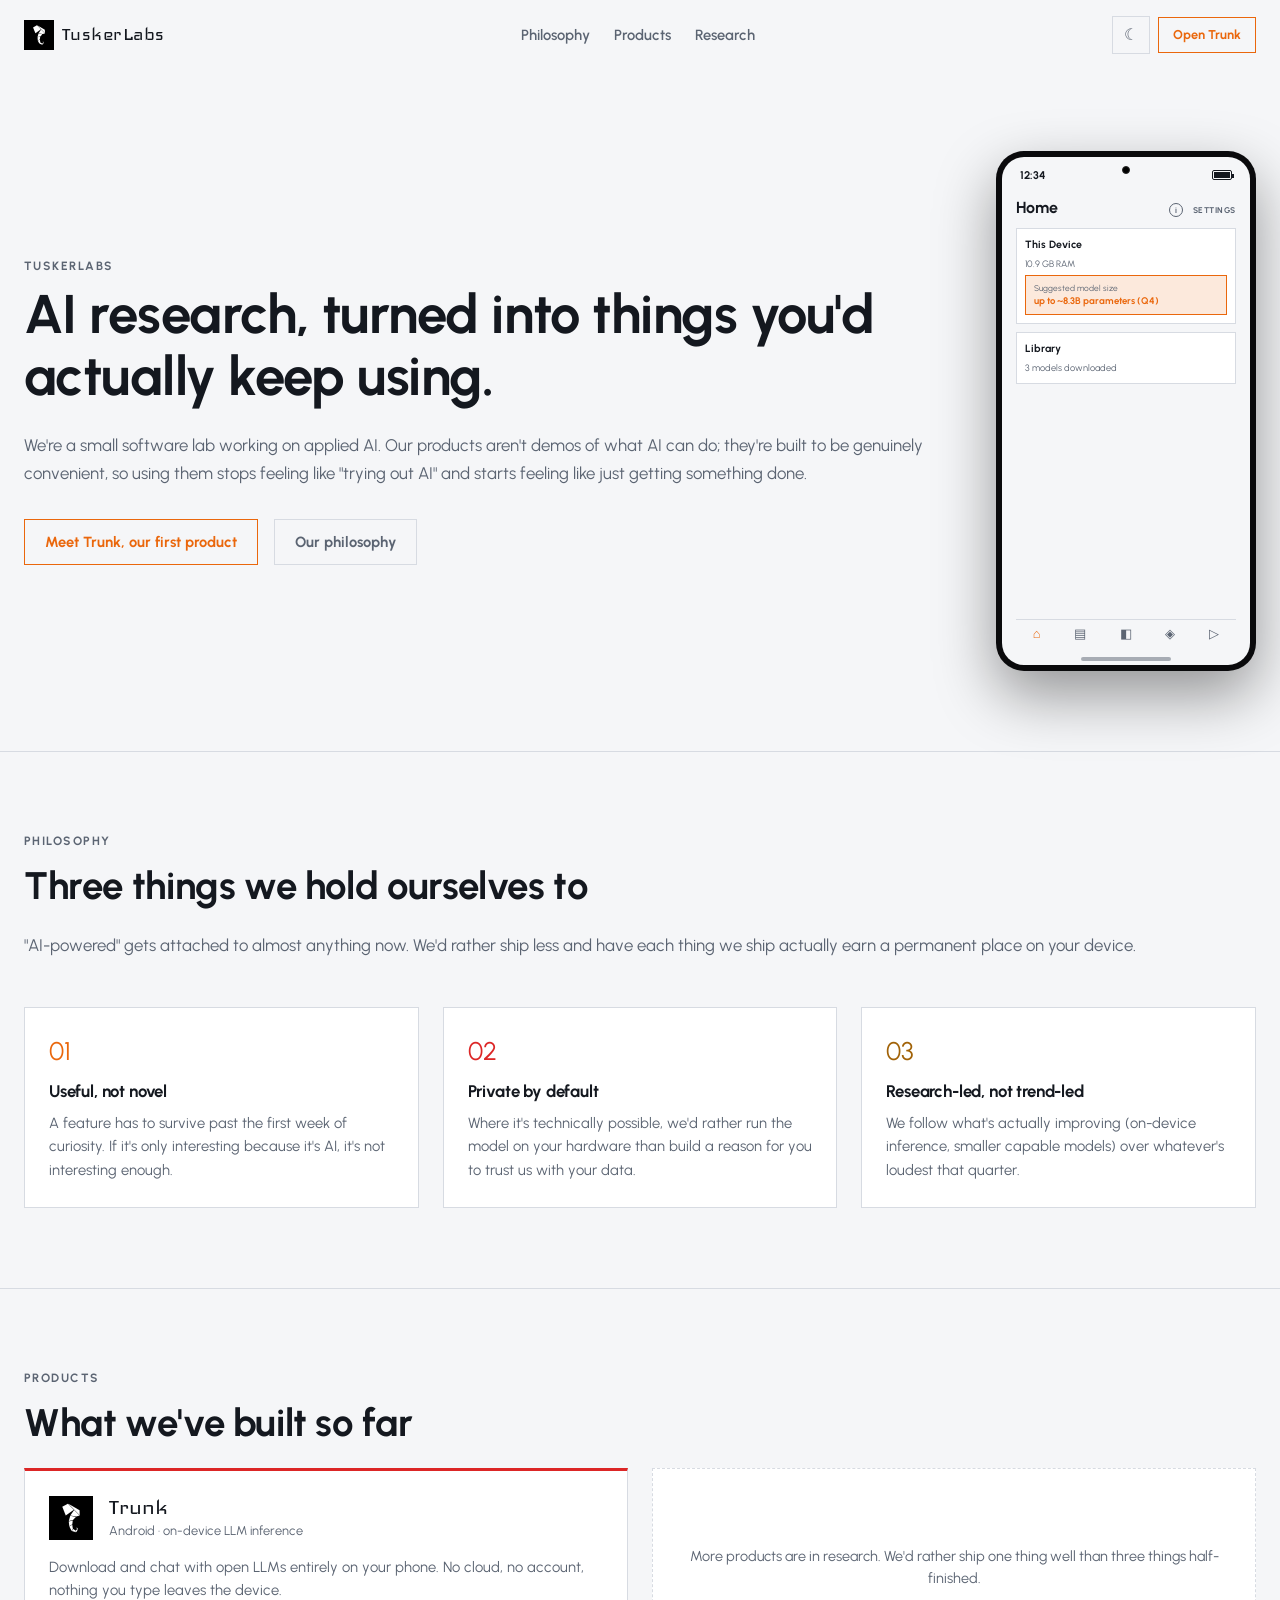
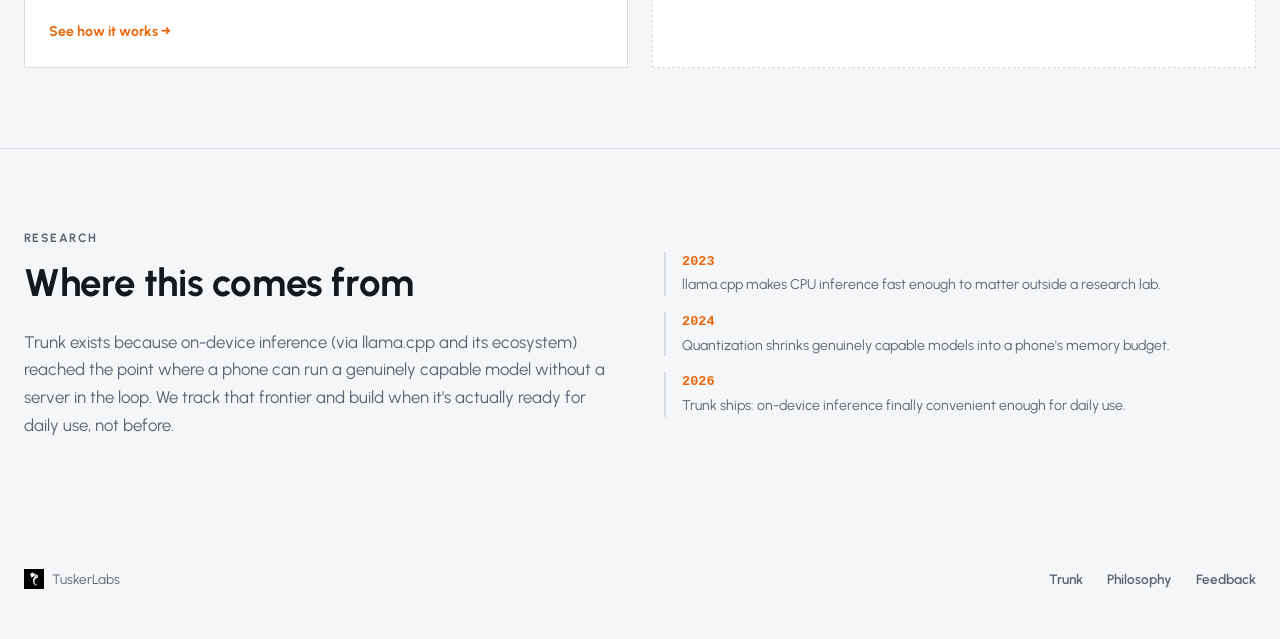
<file: index.html>
<!doctype html>
<html lang="en">
<head>
  <meta charset="utf-8" />
  <meta name="viewport" content="width=device-width, initial-scale=1" />
  <title>TuskerLabs — AI research, turned into things you'd actually keep using</title>
  <meta name="description" content="TuskerLabs builds AI research into products people actually use, on their own terms. Makers of Trunk, an on-device LLM app for Android." />
  <link rel="canonical" href="https://tuskerlabs-website.onrender.com/" />
  <link rel="icon" href="/assets/logo.svg" type="image/svg+xml" />
  <link rel="stylesheet" href="/css/styles.css" />

  <meta property="og:type" content="website" />
  <meta property="og:site_name" content="TuskerLabs" />
  <meta property="og:url" content="https://tuskerlabs-website.onrender.com/" />
  <meta property="og:title" content="TuskerLabs — AI research, turned into things you'd actually keep using" />
  <meta property="og:description" content="A small software lab working on applied AI. Makers of Trunk, an on-device LLM app for Android — no cloud, no account required." />
  <meta property="og:image" content="https://tuskerlabs-website.onrender.com/assets/og-image.png" />

  <meta name="twitter:card" content="summary_large_image" />
  <meta name="twitter:title" content="TuskerLabs — AI research, turned into things you'd actually keep using" />
  <meta name="twitter:description" content="A small software lab working on applied AI. Makers of Trunk, an on-device LLM app for Android — no cloud, no account required." />
  <meta name="twitter:image" content="https://tuskerlabs-website.onrender.com/assets/og-image.png" />

  <script type="application/ld+json">
  {
    "@context": "https://schema.org",
    "@type": "Organization",
    "name": "TuskerLabs",
    "url": "https://tuskerlabs-website.onrender.com/",
    "logo": "https://tuskerlabs-website.onrender.com/assets/logo.svg",
    "sameAs": [
      "https://www.linkedin.com/in/nawinviswajith/"
    ]
  }
  </script>

  <script>
    (function () {
      var saved = null;
      try { saved = localStorage.getItem("tuskerlabs-theme"); } catch (e) {}
      if (saved) document.documentElement.setAttribute("data-theme", saved);
    })();
  </script>
</head>
<body>

  <nav class="nav">
    <div class="nav-inner">
      <a class="brand" href="/index.html">
        <img src="/assets/logo.svg" alt="TuskerLabs" />
        TuskerLabs
      </a>
      <ul class="nav-links">
        <li><a href="#philosophy">Philosophy</a></li>
        <li><a href="#products">Products</a></li>
        <li><a href="#research">Research</a></li>
      </ul>
      <div class="nav-actions">
        <button class="icon-btn" data-theme-toggle aria-label="Toggle theme">☾</button>
        <a class="btn small" href="/trunk/index.html">Open Trunk</a>
      </div>
    </div>
  </nav>

  <header class="section" style="padding-top: var(--space-3xl); border-bottom: 1px solid var(--border);">
    <div class="wrap hero-split">
      <div class="reveal">
        <div class="section-label">TuskerLabs</div>
        <h1 style="font-size: clamp(2rem, 5vw, 3.4rem); line-height: 1.15; margin-bottom: var(--space-lg);">
          AI research, turned into things you'd actually keep using.
        </h1>
        <p class="section-lede" style="max-width: none; margin-bottom: var(--space-xl);">
          We're a small software lab working on applied AI. Our products aren't demos of what AI can do; they're
          built to be genuinely convenient, so using them stops feeling like "trying out AI" and starts feeling like
          just getting something done.
        </p>
        <div style="display: flex; gap: var(--space-md); flex-wrap: wrap;">
          <a class="btn" href="/trunk/index.html">Meet Trunk, our first product</a>
          <a class="btn neutral" href="#philosophy">Our philosophy</a>
        </div>
      </div>
      <div class="reveal phone-shell">
        <div class="phone-bezel">
          <div class="phone-punch-hole"></div>
          <div class="phone-screen">
            <div class="phone-statusbar">
              <span class="phone-time">12:34</span>
              <span class="phone-battery-icon"><span class="phone-battery-fill"></span></span>
            </div>
            <div class="phone-content">
              <div class="phone-header">
                <span class="phone-title">Home</span>
                <div class="phone-header-actions">
                  <span class="phone-info-btn">i</span>
                  <span class="phone-settings">SETTINGS</span>
                </div>
              </div>
              <div class="phone-card">
                <div class="phone-card-title">This Device</div>
                <div class="phone-card-line">10.9 GB RAM</div>
                <div class="phone-accent-box">
                  <div class="phone-accent-label">Suggested model size</div>
                  <div class="phone-accent-value">up to ~8.3B parameters (Q4)</div>
                </div>
              </div>
              <div class="phone-card">
                <div class="phone-card-title">Library</div>
                <div class="phone-card-line">3 models downloaded</div>
              </div>
              <div class="phone-tabbar">
                <span class="phone-tab active">⌂</span>
                <span class="phone-tab">▤</span>
                <span class="phone-tab">◧</span>
                <span class="phone-tab">◈</span>
                <span class="phone-tab">▷</span>
              </div>
            </div>
            <div class="phone-home-indicator"></div>
          </div>
        </div>
      </div>
    </div>
  </header>

  <section class="section" id="philosophy">
    <div class="wrap">
      <div class="reveal">
        <div class="section-label">Philosophy</div>
        <h2 class="section-title">Three things we hold ourselves to</h2>
        <p class="section-lede" style="max-width: none;">
          "AI-powered" gets attached to almost anything now. We'd rather ship less and have each thing we ship
          actually earn a permanent place on your device.
        </p>
      </div>
      <div class="reveal-group" style="display: grid; grid-template-columns: repeat(auto-fit, minmax(240px, 1fr)); gap: var(--space-lg);">
        <div class="card">
          <div style="font-size: 1.6rem; margin-bottom: var(--space-sm); color: var(--accent);">01</div>
          <h3 style="font-size: 1.05rem; margin-bottom: var(--space-sm);">Useful, not novel</h3>
          <p class="text-secondary" style="font-size: 0.92rem; line-height: 1.6;">
            A feature has to survive past the first week of curiosity. If it's only interesting because it's AI,
            it's not interesting enough.
          </p>
        </div>
        <div class="card">
          <div style="font-size: 1.6rem; margin-bottom: var(--space-sm); color: var(--accent-secondary);">02</div>
          <h3 style="font-size: 1.05rem; margin-bottom: var(--space-sm);">Private by default</h3>
          <p class="text-secondary" style="font-size: 0.92rem; line-height: 1.6;">
            Where it's technically possible, we'd rather run the model on your hardware than build a reason for you
            to trust us with your data.
          </p>
        </div>
        <div class="card">
          <div style="font-size: 1.6rem; margin-bottom: var(--space-sm); color: var(--accent-tertiary);">03</div>
          <h3 style="font-size: 1.05rem; margin-bottom: var(--space-sm);">Research-led, not trend-led</h3>
          <p class="text-secondary" style="font-size: 0.92rem; line-height: 1.6;">
            We follow what's actually improving (on-device inference, smaller capable models) over whatever's
            loudest that quarter.
          </p>
        </div>
      </div>
    </div>
  </section>

  <section class="section" id="products">
    <div class="wrap">
      <div class="reveal">
        <div class="section-label">Products</div>
        <h2 class="section-title">What we've built so far</h2>
      </div>
      <div class="reveal-group" style="display: grid; grid-template-columns: repeat(auto-fit, minmax(280px, 1fr)); gap: var(--space-lg);">
        <a class="card card-top-accent" href="/trunk/index.html" style="display: block; color: inherit;">
          <div style="display: flex; align-items: center; gap: var(--space-md); margin-bottom: var(--space-md);">
            <img src="/assets/logo.svg" alt="Trunk" style="width: 44px; height: 44px;" />
            <div>
              <div style="font-family: var(--font-display); font-size: 1.6rem; line-height: 1;">Trunk</div>
              <div class="text-secondary" style="font-size: 0.8rem;">Android · on-device LLM inference</div>
            </div>
          </div>
          <p class="text-secondary" style="font-size: 0.92rem; line-height: 1.6; margin-bottom: var(--space-md);">
            Download and chat with open LLMs entirely on your phone. No cloud, no account, nothing you type leaves
            the device.
          </p>
          <span style="color: var(--accent); font-weight: 700; font-size: 0.88rem;">See how it works →</span>
        </a>
        <div class="card" style="border-style: dashed; display: flex; align-items: center; justify-content: center; color: var(--text-secondary); font-size: 0.9rem; text-align: center;">
          More products are in research. We'd rather ship one thing well than three things half-finished.
        </div>
      </div>
    </div>
  </section>

  <section class="section" id="research">
    <div class="wrap research-grid">
      <div class="reveal">
        <div class="section-label">Research</div>
        <h2 class="section-title">Where this comes from</h2>
        <p class="section-lede" style="max-width: none; margin-bottom: 0;">
          Trunk exists because on-device inference (via llama.cpp and its ecosystem) reached the point where a
          phone can run a genuinely capable model without a server in the loop. We track that frontier and build
          when it's actually ready for daily use, not before.
        </p>
      </div>
      <div class="reveal-group timeline">
        <div class="timeline-item">
          <div class="timeline-year">2023</div>
          <div class="timeline-desc">llama.cpp makes CPU inference fast enough to matter outside a research lab.</div>
        </div>
        <div class="timeline-item">
          <div class="timeline-year">2024</div>
          <div class="timeline-desc">Quantization shrinks genuinely capable models into a phone's memory budget.</div>
        </div>
        <div class="timeline-item">
          <div class="timeline-year">2026</div>
          <div class="timeline-desc">Trunk ships: on-device inference finally convenient enough for daily use.</div>
        </div>
      </div>
    </div>
  </section>

  <footer class="footer">
    <div class="wrap footer-inner">
      <div class="footer-brand">
        <img src="/assets/logo.svg" alt="TuskerLabs" />
        TuskerLabs
      </div>
      <ul class="footer-links">
        <li><a href="/trunk/index.html">Trunk</a></li>
        <li><a href="#philosophy">Philosophy</a></li>
        <li><a href="https://forms.cloud.microsoft/r/ZetxpjPEkA" target="_blank" rel="noopener">Feedback</a></li>
      </ul>
    </div>
  </footer>

  <script src="/js/accent-presets.js"></script>
  <script src="/js/main.js"></script>
</body>
</html>
</file>
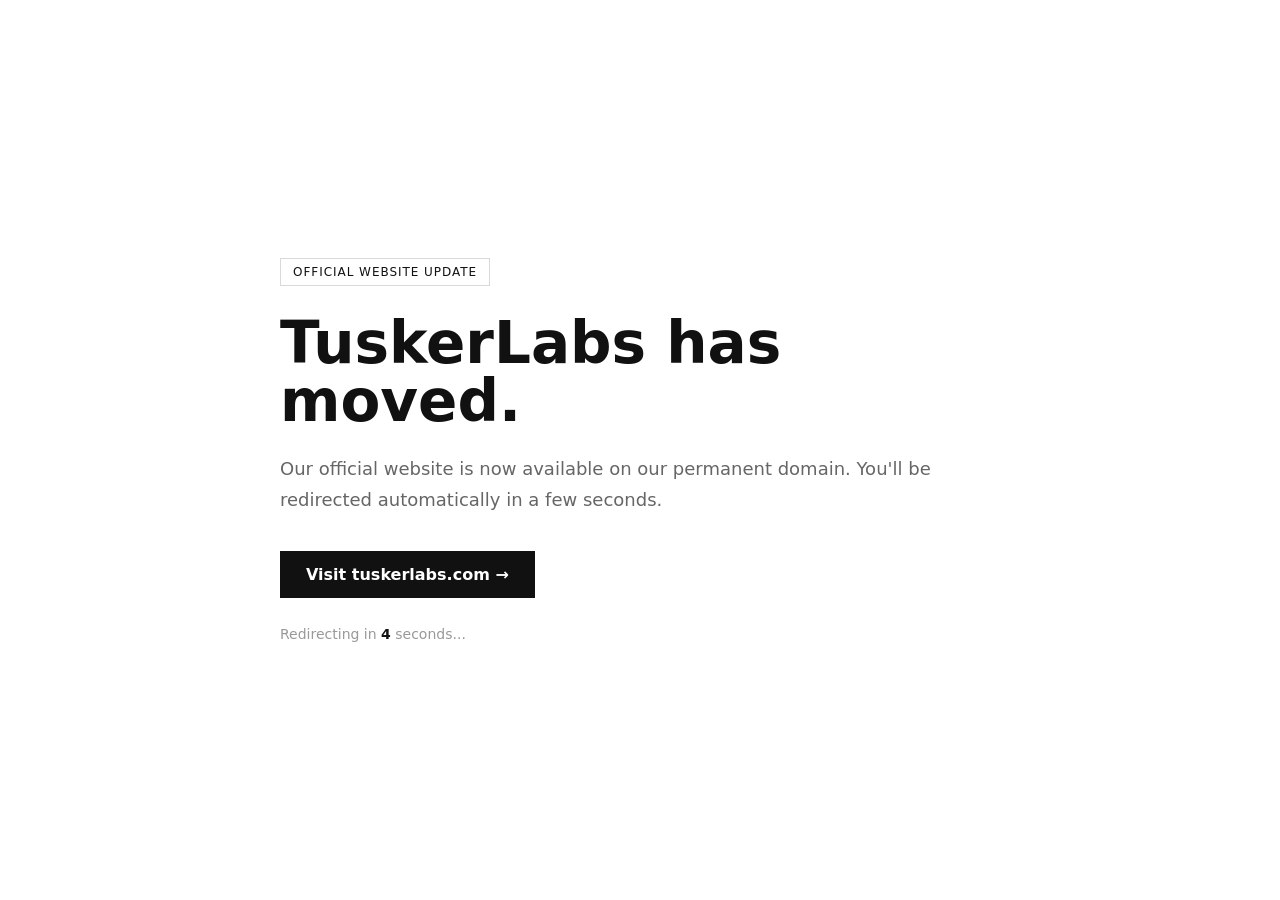
<file: render-redirect/index.html>
<!DOCTYPE html>
<html lang="en">

<head>
    <meta charset="UTF-8">
    <meta name="viewport" content="width=device-width, initial-scale=1.0">

    <title>TuskerLabs has moved</title>

    <style>
        * {
            margin: 0;
            padding: 0;
            box-sizing: border-box;
        }

        body {
            font-family: Inter, system-ui, -apple-system, BlinkMacSystemFont,
                "Segoe UI", sans-serif;
            background: #ffffff;
            color: #111111;
            min-height: 100vh;
            display: flex;
            align-items: center;
            justify-content: center;
            padding: 32px;
        }

        .container {
            width: 100%;
            max-width: 720px;
        }

        .badge {
            display: inline-block;
            padding: 6px 12px;
            border: 1px solid #d9d9d9;
            font-size: 12px;
            text-transform: uppercase;
            letter-spacing: .08em;
            margin-bottom: 28px;
        }

        h1 {
            font-size: 58px;
            line-height: 1;
            margin-bottom: 24px;
            font-weight: 700;
        }

        p {
            font-size: 18px;
            color: #666;
            line-height: 1.7;
            margin-bottom: 36px;
        }

        .button {
            display: inline-flex;
            align-items: center;
            justify-content: center;
            background: #111;
            color: #fff;
            text-decoration: none;
            padding: 14px 26px;
            font-weight: 600;
            transition: .2s;
        }

        .button:hover {
            background: #000;
        }

        .small {
            margin-top: 28px;
            color: #999;
            font-size: 14px;
        }

        #countdown {
            color: #111;
            font-weight: 600;
        }

        @media (max-width:640px) {

            h1 {
                font-size: 40px;
            }

            p {
                font-size: 16px;
            }

        }
    </style>
</head>

<body>

    <div class="container">

        <div class="badge">
            Official Website Update
        </div>

        <h1>
            TuskerLabs has moved.
        </h1>

        <p>
            Our official website is now available on our permanent domain.
            You'll be redirected automatically in a few seconds.
        </p>

        <a class="button" href="https://tuskerlabs.com">
            Visit tuskerlabs.com →
        </a>

        <div class="small">
            Redirecting in <span id="countdown">5</span> seconds...
        </div>

    </div>

    <script>
        const TARGET = "https://tuskerlabs.com";

        let seconds = 5;

        const countdown = document.getElementById("countdown");
        const status = document.querySelector(".small");

        const timer = setInterval(() => {

            seconds--;

            if (seconds > 0) {
                countdown.textContent = seconds;
            } else {
                clearInterval(timer);

                status.textContent = "Opening TuskerLabs...";

                setTimeout(() => {
                    window.location.replace(TARGET);
                }, 300);
            }

        }, 1000);
    </script>

</body>

</html>
</file>
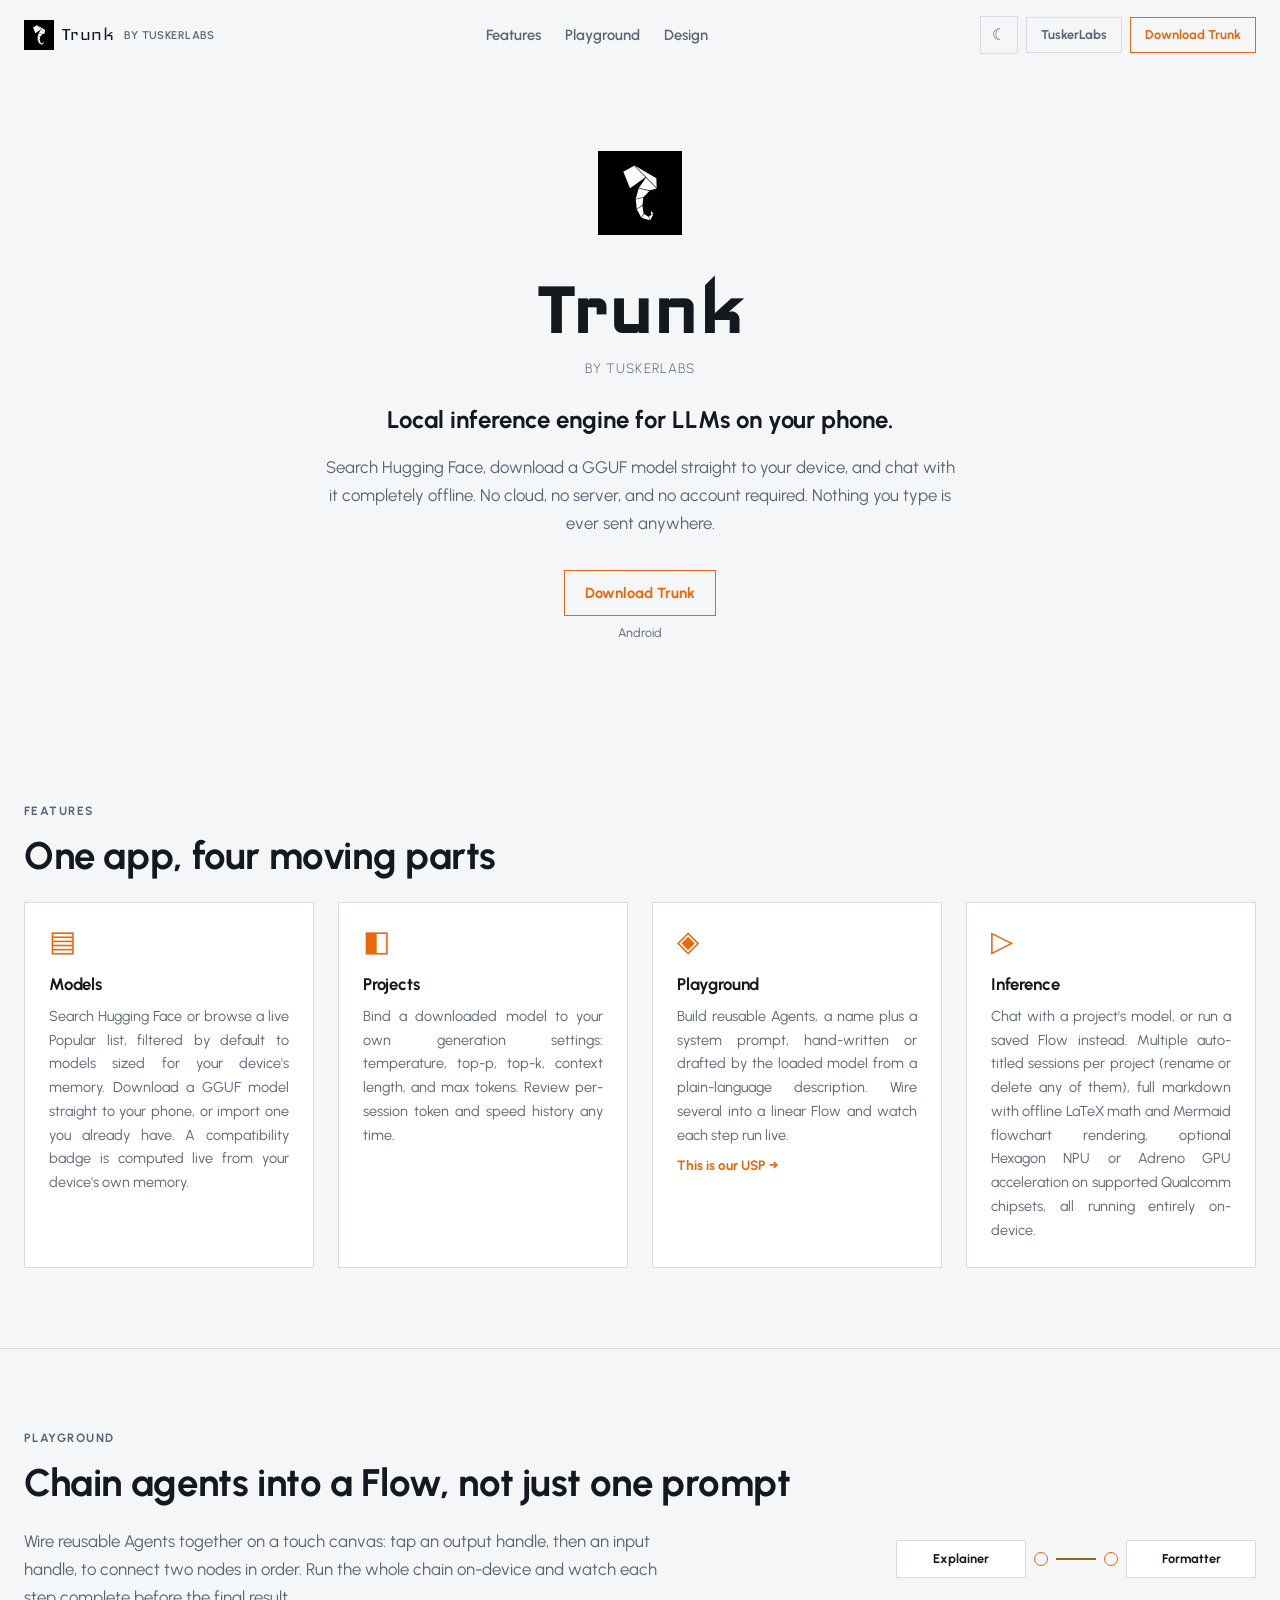
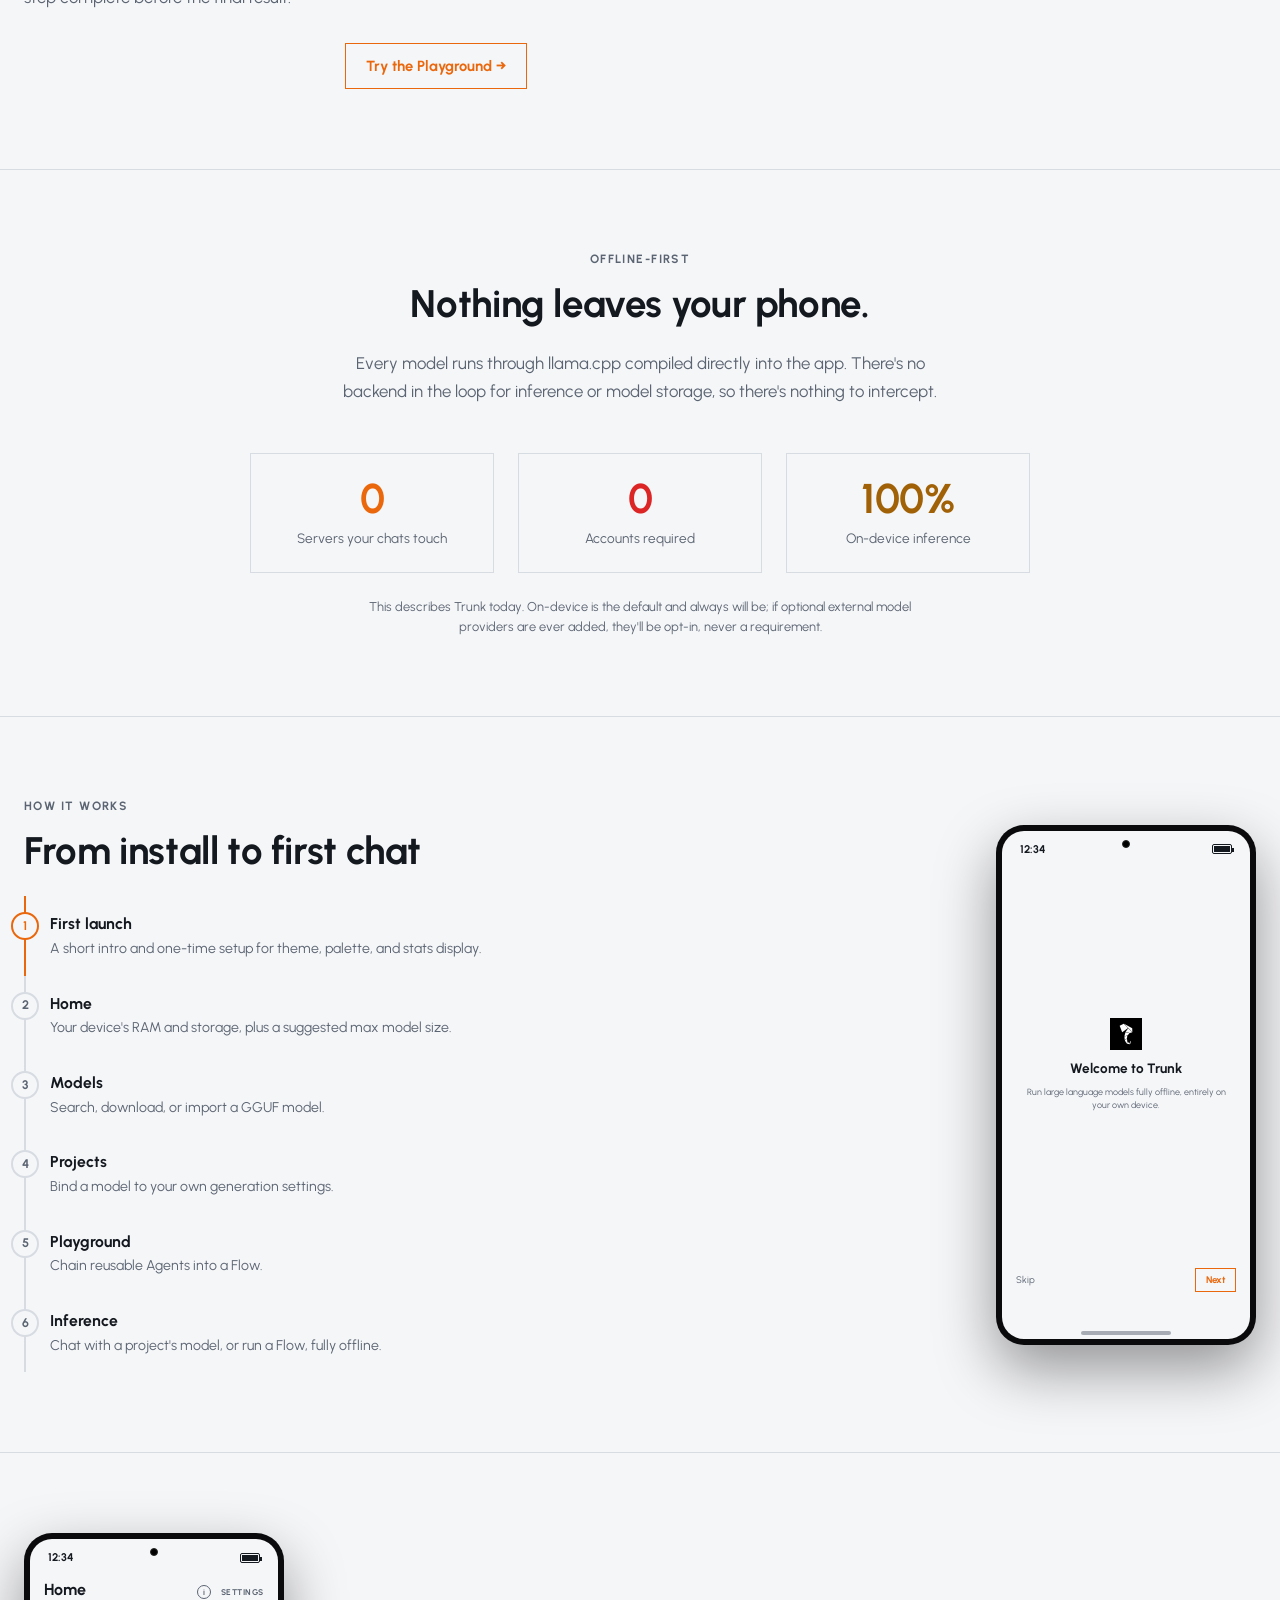
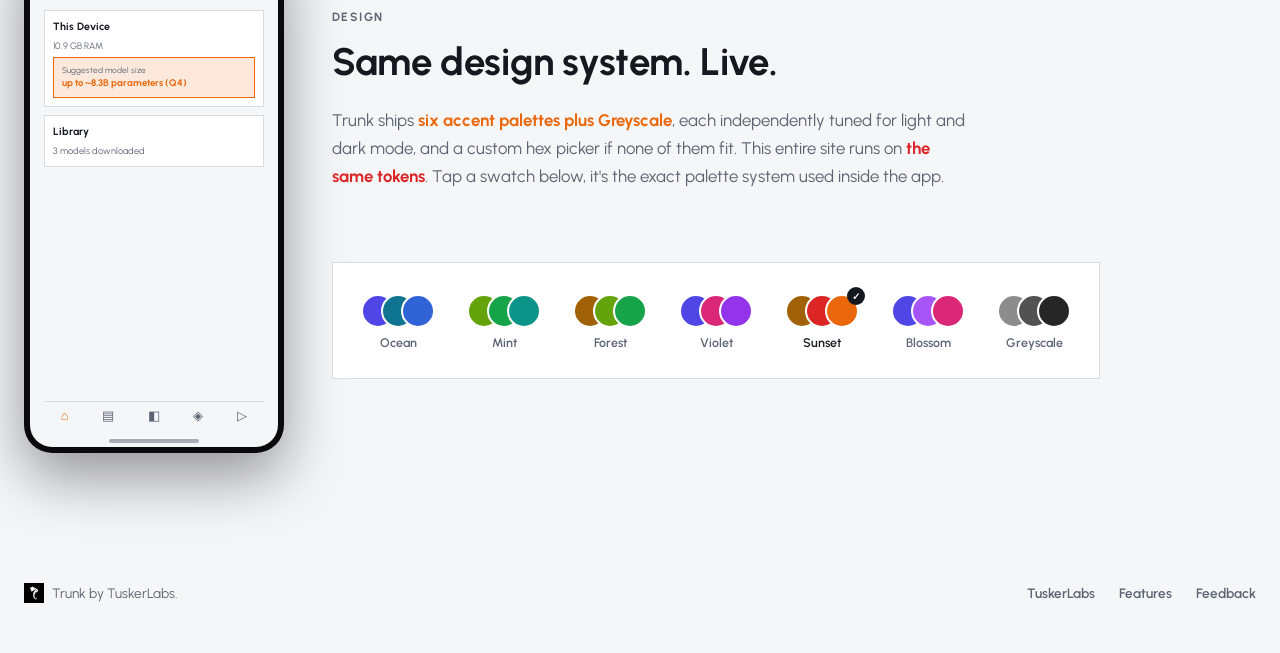
<file: trunk/index.html>
<!doctype html>
<html lang="en">
<head>
  <meta charset="utf-8" />
  <meta name="viewport" content="width=device-width, initial-scale=1" />
  <title>Trunk — On-device LLM chat for Android, by TuskerLabs</title>
  <meta name="description" content="Trunk runs LLMs on your Android phone by default. Download and chat with open models, or chain them into multi-agent Flows with Playground — no cloud, no account required." />
  <link rel="canonical" href="https://tuskerlabs-website.onrender.com/trunk/" />
  <link rel="icon" href="/assets/logo.svg" type="image/svg+xml" />
  <link rel="stylesheet" href="/css/styles.css" />
  <link rel="stylesheet" href="/trunk/style.css" />

  <meta property="og:type" content="website" />
  <meta property="og:site_name" content="TuskerLabs" />
  <meta property="og:url" content="https://tuskerlabs-website.onrender.com/trunk/" />
  <meta property="og:title" content="Trunk — On-device LLM chat for Android" />
  <meta property="og:description" content="Download and chat with open LLMs entirely on your phone, or chain them into multi-agent Flows with Playground. No cloud, no account required." />
  <meta property="og:image" content="https://tuskerlabs-website.onrender.com/assets/og-image.png" />

  <meta name="twitter:card" content="summary_large_image" />
  <meta name="twitter:title" content="Trunk — On-device LLM chat for Android" />
  <meta name="twitter:description" content="Download and chat with open LLMs entirely on your phone, or chain them into multi-agent Flows with Playground. No cloud, no account required." />
  <meta name="twitter:image" content="https://tuskerlabs-website.onrender.com/assets/og-image.png" />

  <script type="application/ld+json">
  {
    "@context": "https://schema.org",
    "@type": "SoftwareApplication",
    "name": "Trunk",
    "applicationCategory": "UtilitiesApplication",
    "operatingSystem": "Android",
    "url": "https://tuskerlabs-website.onrender.com/trunk/",
    "author": {
      "@type": "Organization",
      "name": "TuskerLabs",
      "url": "https://tuskerlabs-website.onrender.com/"
    },
    "offers": {
      "@type": "Offer",
      "price": "0",
      "priceCurrency": "USD"
    }
  }
  </script>

  <script>
    (function () {
      var saved = null;
      try { saved = localStorage.getItem("tuskerlabs-theme"); } catch (e) {}
      if (saved) document.documentElement.setAttribute("data-theme", saved);
    })();
  </script>
</head>
<body>

  <nav class="nav">
    <div class="nav-inner">
      <div class="brand">
        <a class="brand-link" href="/trunk/index.html">
          <img src="/assets/logo.svg" alt="Trunk" />
          Trunk
        </a>
        <a class="sub" href="/index.html">by TuskerLabs</a>
      </div>
      <ul class="nav-links">
        <li><a href="#features">Features</a></li>
        <li><a href="/trunk/playground.html">Playground</a></li>
        <li><a href="#design">Design</a></li>
      </ul>
      <div class="nav-actions">
        <button class="icon-btn" data-theme-toggle aria-label="Toggle theme">☾</button>
        <a class="btn small neutral" href="/index.html">TuskerLabs</a>
        <a class="btn small" href="https://github.com/nawin-viswajith/trunk-android/releases/latest/download/Trunk-latest-optimised-arm64.apk">Download Trunk</a>
      </div>
    </div>
  </nav>

  <header class="hero section">
    <div class="wrap hero-inner">
      <div class="reveal hero-mark">
        <img src="/assets/logo.svg" alt="Trunk" />
      </div>
      <div class="reveal">
        <h1 class="hero-title">Trunk</h1>
        <div class="hero-by">by TuskerLabs</div>
        <p class="hero-tagline">Local inference engine for LLMs on your phone.</p>
        <p class="section-lede" style="margin: var(--space-md) auto var(--space-xl);">
          Search Hugging Face, download a GGUF model straight to your device, and chat with it completely offline.
          No cloud, no server, and no account required. Nothing you type is ever sent anywhere.
        </p>
        <div class="hero-actions">
          <a class="btn" href="https://github.com/nawin-viswajith/trunk-android/releases/latest/download/Trunk-latest-optimised-arm64.apk">Download Trunk</a>
        </div>
        <div class="text-secondary" style="font-size: 0.78rem; margin-top: var(--space-sm);">Android</div>
      </div>
    </div>
  </header>

  <section class="section" id="features">
    <div class="wrap">
      <div class="reveal">
        <div class="section-label">Features</div>
        <h2 class="section-title">One app, four moving parts</h2>
      </div>
      <div class="reveal-group feature-grid">
        <div class="card">
          <div class="feature-glyph">▤</div>
          <h3 class="feature-title">Models</h3>
          <p class="feature-desc">
            Search Hugging Face or browse a live Popular list, filtered by default to models sized for your device's
            memory. Download a GGUF model straight to your phone, or import one you already have. A compatibility
            badge is computed live from your device's own memory.
          </p>
        </div>
        <div class="card">
          <div class="feature-glyph">◧</div>
          <h3 class="feature-title">Projects</h3>
          <p class="feature-desc">
            Bind a downloaded model to your own generation settings: temperature, top-p, top-k, context length, and
            max tokens. Review per-session token and speed history any time.
          </p>
        </div>
        <a class="card" href="/trunk/playground.html" style="display: block; color: inherit;">
          <div class="feature-glyph">◈</div>
          <h3 class="feature-title">Playground</h3>
          <p class="feature-desc">
            Build reusable Agents, a name plus a system prompt, hand-written or drafted by the loaded model from a
            plain-language description. Wire several into a linear Flow and watch each step run live.
          </p>
          <span style="color: var(--accent); font-weight: 700; font-size: 0.85rem; display: inline-block; margin-top: var(--space-sm);">This is our USP →</span>
        </a>
        <div class="card">
          <div class="feature-glyph">▷</div>
          <h3 class="feature-title">Inference</h3>
          <p class="feature-desc">
            Chat with a project's model, or run a saved Flow instead. Multiple auto-titled sessions per project
            (rename or delete any of them), full markdown with offline LaTeX math and Mermaid flowchart rendering,
            optional Hexagon NPU or Adreno GPU acceleration on supported Qualcomm chipsets, all running entirely
            on-device.
          </p>
        </div>
      </div>
    </div>
  </section>

  <section class="section" id="playground-preview">
    <div class="wrap howitworks-grid">
      <div class="reveal">
        <div class="section-label">Playground</div>
        <h2 class="section-title">Chain agents into a Flow, not just one prompt</h2>
        <p class="section-lede" style="margin-bottom: var(--space-xl);">
          Wire reusable Agents together on a touch canvas: tap an output handle, then an input handle, to connect two
          nodes in order. Run the whole chain on-device and watch each step complete before the final result.
        </p>
        <div class="hero-actions">
          <a class="btn" href="/trunk/playground.html">Try the Playground →</a>
        </div>
      </div>
      <div class="reveal canvas-illustration">
        <div class="canvas-illustration-card">
          <div class="canvas-illustration-card-label">Explainer</div>
        </div>
        <span class="canvas-illustration-handle"></span>
        <span class="canvas-illustration-line"></span>
        <span class="canvas-illustration-handle"></span>
        <div class="canvas-illustration-card">
          <div class="canvas-illustration-card-label">Formatter</div>
        </div>
      </div>
    </div>
  </section>

  <section class="section" id="offline">
    <div class="wrap">
      <div class="reveal" style="text-align: center; max-width: 620px; margin: 0 auto var(--space-2xl);">
        <div class="section-label" style="justify-content: center; display: flex;">Offline-first</div>
        <h2 class="section-title">Nothing leaves your phone.</h2>
        <p class="section-lede" style="margin: 0 auto;">
          Every model runs through llama.cpp compiled directly into the app. There's no backend in the loop for
          inference or model storage, so there's nothing to intercept.
        </p>
      </div>
      <div class="reveal-group stat-grid">
        <div class="stat-card">
          <div class="stat-number" style="color: var(--accent);">0</div>
          <div class="stat-label">Servers your chats touch</div>
        </div>
        <div class="stat-card">
          <div class="stat-number" style="color: var(--accent-secondary);">0</div>
          <div class="stat-label">Accounts required</div>
        </div>
        <div class="stat-card">
          <div class="stat-number" style="color: var(--accent-tertiary);">100%</div>
          <div class="stat-label">On-device inference</div>
        </div>
      </div>
      <p class="text-secondary" style="text-align: center; font-size: 0.8rem; max-width: 560px; margin: var(--space-lg) auto 0;">
        This describes Trunk today. On-device is the default and always will be; if optional external model
        providers are ever added, they'll be opt-in, never a requirement.
      </p>
    </div>
  </section>

  <section class="section" id="howitworks">
    <div class="wrap howitworks-grid">
      <div>
        <div class="reveal">
          <div class="section-label">How it works</div>
          <h2 class="section-title">From install to first chat</h2>
        </div>
        <div class="reveal-group steps" id="howitworks-steps">
        <div class="step" data-screen="onboard">
          <div class="step-num">1</div>
          <div>
            <div class="step-title">First launch</div>
            <div class="step-desc">A short intro and one-time setup for theme, palette, and stats display.</div>
          </div>
        </div>
        <div class="step" data-screen="home">
          <div class="step-num">2</div>
          <div>
            <div class="step-title">Home</div>
            <div class="step-desc">Your device's RAM and storage, plus a suggested max model size.</div>
          </div>
        </div>
        <div class="step" data-screen="models">
          <div class="step-num">3</div>
          <div>
            <div class="step-title">Models</div>
            <div class="step-desc">Search, download, or import a GGUF model.</div>
          </div>
        </div>
        <div class="step" data-screen="projects">
          <div class="step-num">4</div>
          <div>
            <div class="step-title">Projects</div>
            <div class="step-desc">Bind a model to your own generation settings.</div>
          </div>
        </div>
        <div class="step" data-screen="playground">
          <div class="step-num">5</div>
          <div>
            <div class="step-title">Playground</div>
            <div class="step-desc">Chain reusable Agents into a Flow.</div>
          </div>
        </div>
        <div class="step" data-screen="inference">
          <div class="step-num">6</div>
          <div>
            <div class="step-title">Inference</div>
            <div class="step-desc">Chat with a project's model, or run a Flow, fully offline.</div>
          </div>
        </div>
        </div>
      </div>
      <div class="reveal phone-shell">
        <div class="phone-bezel">
          <div class="phone-punch-hole"></div>
          <div class="phone-screen">
            <div class="phone-statusbar">
              <span class="phone-time">12:34</span>
              <span class="phone-battery-icon"><span class="phone-battery-fill"></span></span>
            </div>
            <div class="phone-content" id="phone-content-stack">
              <div class="phone-screen-variant active" data-screen="loading">
                <div class="phone-loading">
                  <img src="/assets/logo.svg" class="phone-loading-logo" alt="" />
                  <div class="phone-loading-title">Trunk</div>
                  <div class="phone-loading-subtitle">by TuskerLabs</div>
                </div>
              </div>
              <div class="phone-screen-variant" data-screen="onboard">
                <div class="phone-onboard">
                  <img src="/assets/logo.svg" class="phone-onboard-logo" alt="" />
                  <div class="phone-onboard-title">Welcome to Trunk</div>
                  <div class="phone-onboard-desc">Run large language models fully offline, entirely on your own device.</div>
                </div>
                <div class="phone-onboard-actions">
                  <span class="phone-onboard-skip">Skip</span>
                  <span class="phone-onboard-next">Next</span>
                </div>
              </div>
              <div class="phone-screen-variant" data-screen="home">
                <div class="phone-header">
                  <span class="phone-title">Home</span>
                  <div class="phone-header-actions">
                    <span class="phone-info-btn">i</span>
                    <span class="phone-settings">SETTINGS</span>
                  </div>
                </div>
                <div class="phone-card">
                  <div class="phone-card-title">This Device</div>
                  <div class="phone-card-line">10.9 GB RAM</div>
                  <div class="phone-accent-box">
                    <div class="phone-accent-label">Suggested model size</div>
                    <div class="phone-accent-value">up to ~8.3B parameters (Q4)</div>
                  </div>
                </div>
                <div class="phone-card">
                  <div class="phone-card-title">Library</div>
                  <div class="phone-card-line">3 models downloaded</div>
                </div>
              </div>
              <div class="phone-screen-variant" data-screen="models">
                <div class="phone-header">
                  <span class="phone-title">Models</span>
                  <div class="phone-header-actions">
                    <span class="phone-settings">GUIDE</span>
                    <span class="phone-settings">SETTINGS</span>
                  </div>
                </div>
                <div class="phone-addtile">
                  <span class="phone-addtile-plus">+</span>
                  <span class="phone-addtile-label">Add a model</span>
                </div>
                <div class="phone-search-bar">Search Hugging Face...</div>
                <div class="phone-card">
                  <div class="phone-card-title">llama-3.2-1b-instruct-q8_0.gguf</div>
                  <div class="phone-card-line">1.3 GB · Downloaded</div>
                </div>
                <div class="phone-card">
                  <div class="phone-card-title">qwen2.5-coder-3b-q4.gguf</div>
                  <div class="phone-card-line">2.1 GB · Downloaded</div>
                </div>
              </div>
              <div class="phone-screen-variant" data-screen="projects">
                <div class="phone-header">
                  <span class="phone-title">Projects</span>
                  <div class="phone-header-actions">
                    <span class="phone-settings">GUIDE</span>
                    <span class="phone-settings">SETTINGS</span>
                  </div>
                </div>
                <div class="phone-addtile">
                  <span class="phone-addtile-plus">+</span>
                  <span class="phone-addtile-label">New Project</span>
                </div>
                <div class="phone-card">
                  <div class="phone-card-title">Test</div>
                  <div class="phone-card-line">llama-3.2-1b · temp 0.7</div>
                </div>
                <div class="phone-card">
                  <div class="phone-card-title">Coding Helper</div>
                  <div class="phone-card-line">qwen2.5-coder-3b · temp 0.3</div>
                </div>
              </div>
              <div class="phone-screen-variant" data-screen="playground">
                <div class="phone-header">
                  <span class="phone-title">Playground</span>
                  <div class="phone-header-actions">
                    <span class="phone-settings">GUIDE</span>
                    <span class="phone-settings">SETTINGS</span>
                  </div>
                </div>
                <div class="phone-addtile">
                  <span class="phone-addtile-plus">+</span>
                  <span class="phone-addtile-label">New Flow or Agent</span>
                </div>
                <div class="phone-card">
                  <div class="phone-card-title">Write &amp; Review</div>
                  <div class="phone-mini-flow">
                    <span class="phone-mini-node">Summarizer</span>
                    <span class="phone-mini-arrow">→</span>
                    <span class="phone-mini-node">Reviewer</span>
                  </div>
                </div>
              </div>
              <div class="phone-screen-variant" data-screen="inference">
                <div class="phone-header">
                  <span class="phone-title">Inference</span>
                  <div class="phone-header-actions">
                    <span class="phone-settings">GUIDE</span>
                    <span class="phone-settings">SETTINGS</span>
                  </div>
                </div>
                <div class="phone-switcher-row">
                  <div class="phone-switcher-chip">
                    <div class="phone-switcher-role">Project</div>
                    <div class="phone-switcher-value">Coding Helper ›</div>
                  </div>
                  <div class="phone-switcher-chip">
                    <div class="phone-switcher-role">Chat</div>
                    <div class="phone-switcher-value">New Chat ›</div>
                  </div>
                  <div class="phone-switcher-chip">
                    <div class="phone-switcher-role">Model</div>
                    <div class="phone-switcher-value">qwen2.5-coder-3b ›</div>
                  </div>
                  <div class="phone-switcher-chip">
                    <div class="phone-switcher-role">Flow</div>
                    <div class="phone-switcher-value">Direct chat ›</div>
                  </div>
                </div>
                <div class="phone-chat-scroll">
                  <div class="phone-chat-bubble user">Explain quicksort briefly</div>
                  <div class="phone-chat-bubble assistant">Quicksort picks a pivot, partitions the array around it, then recurses on each half.</div>
                </div>
                <div class="phone-prompt-row">
                  <div class="phone-prompt-input">Ask anything...</div>
                  <span class="phone-prompt-send">➤</span>
                </div>
              </div>
            </div>
            <div class="phone-tabbar hidden" id="phone-tabbar">
              <span class="phone-tab active" data-tab="home">⌂</span>
              <span class="phone-tab" data-tab="models">▤</span>
              <span class="phone-tab" data-tab="projects">◧</span>
              <span class="phone-tab" data-tab="playground">◈</span>
              <span class="phone-tab" data-tab="inference">▷</span>
            </div>
            <div class="phone-home-indicator"></div>
          </div>
        </div>
      </div>
    </div>
  </section>

  <section class="section" id="design">
    <div class="wrap">
      <div class="palette-demo-inner">
        <div class="reveal phone-shell">
          <div class="phone-bezel">
            <div class="phone-punch-hole"></div>
            <div class="phone-screen">
              <div class="phone-statusbar">
                <span class="phone-time">12:34</span>
                <span class="phone-battery-icon"><span class="phone-battery-fill"></span></span>
              </div>
              <div class="phone-content">
                <div class="phone-header">
                  <span class="phone-title">Home</span>
                  <div class="phone-header-actions">
                    <span class="phone-info-btn">i</span>
                    <span class="phone-settings">SETTINGS</span>
                  </div>
                </div>
                <div class="phone-card">
                  <div class="phone-card-title">This Device</div>
                  <div class="phone-card-line">10.9 GB RAM</div>
                  <div class="phone-accent-box">
                    <div class="phone-accent-label">Suggested model size</div>
                    <div class="phone-accent-value">up to ~8.3B parameters (Q4)</div>
                  </div>
                </div>
                <div class="phone-card">
                  <div class="phone-card-title">Library</div>
                  <div class="phone-card-line">3 models downloaded</div>
                </div>
                <div class="phone-tabbar">
                  <span class="phone-tab active">⌂</span>
                  <span class="phone-tab">▤</span>
                  <span class="phone-tab">◧</span>
                  <span class="phone-tab">◈</span>
                  <span class="phone-tab">▷</span>
                </div>
              </div>
              <div class="phone-home-indicator"></div>
            </div>
          </div>
        </div>
        <div>
          <div class="reveal">
            <div class="section-label">Design</div>
            <h2 class="section-title">Same design system. Live.</h2>
            <p class="section-lede">
              Trunk ships <span class="palette-live-accent" id="palette-live-1">six accent palettes plus Greyscale</span>,
              each independently tuned for light and dark mode, and a custom hex picker if none of them fit. This
              entire site runs on <span class="palette-live-accent" id="palette-live-2">the same tokens</span>.
              Tap a swatch below, it's the exact palette system used inside the app.
            </p>
          </div>
          <div class="reveal palette-box">
            <div class="swatch-row" id="swatch-row"></div>
          </div>
        </div>
      </div>
    </div>
  </section>

  <footer class="footer">
    <div class="wrap footer-inner">
      <div class="footer-brand">
        <img src="/assets/logo.svg" alt="TuskerLabs" />
        Trunk by TuskerLabs.
      </div>
      <ul class="footer-links">
        <li><a href="/index.html">TuskerLabs</a></li>
        <li><a href="#features">Features</a></li>
        <li><a href="https://forms.cloud.microsoft/r/ZetxpjPEkA" target="_blank" rel="noopener">Feedback</a></li>
      </ul>
    </div>
  </footer>

  <script src="/js/accent-presets.js"></script>
  <script src="/js/main.js"></script>
  <script src="/trunk/palette-demo.js"></script>
  <script src="/trunk/phone-preview.js"></script>
</body>
</html>
</file>
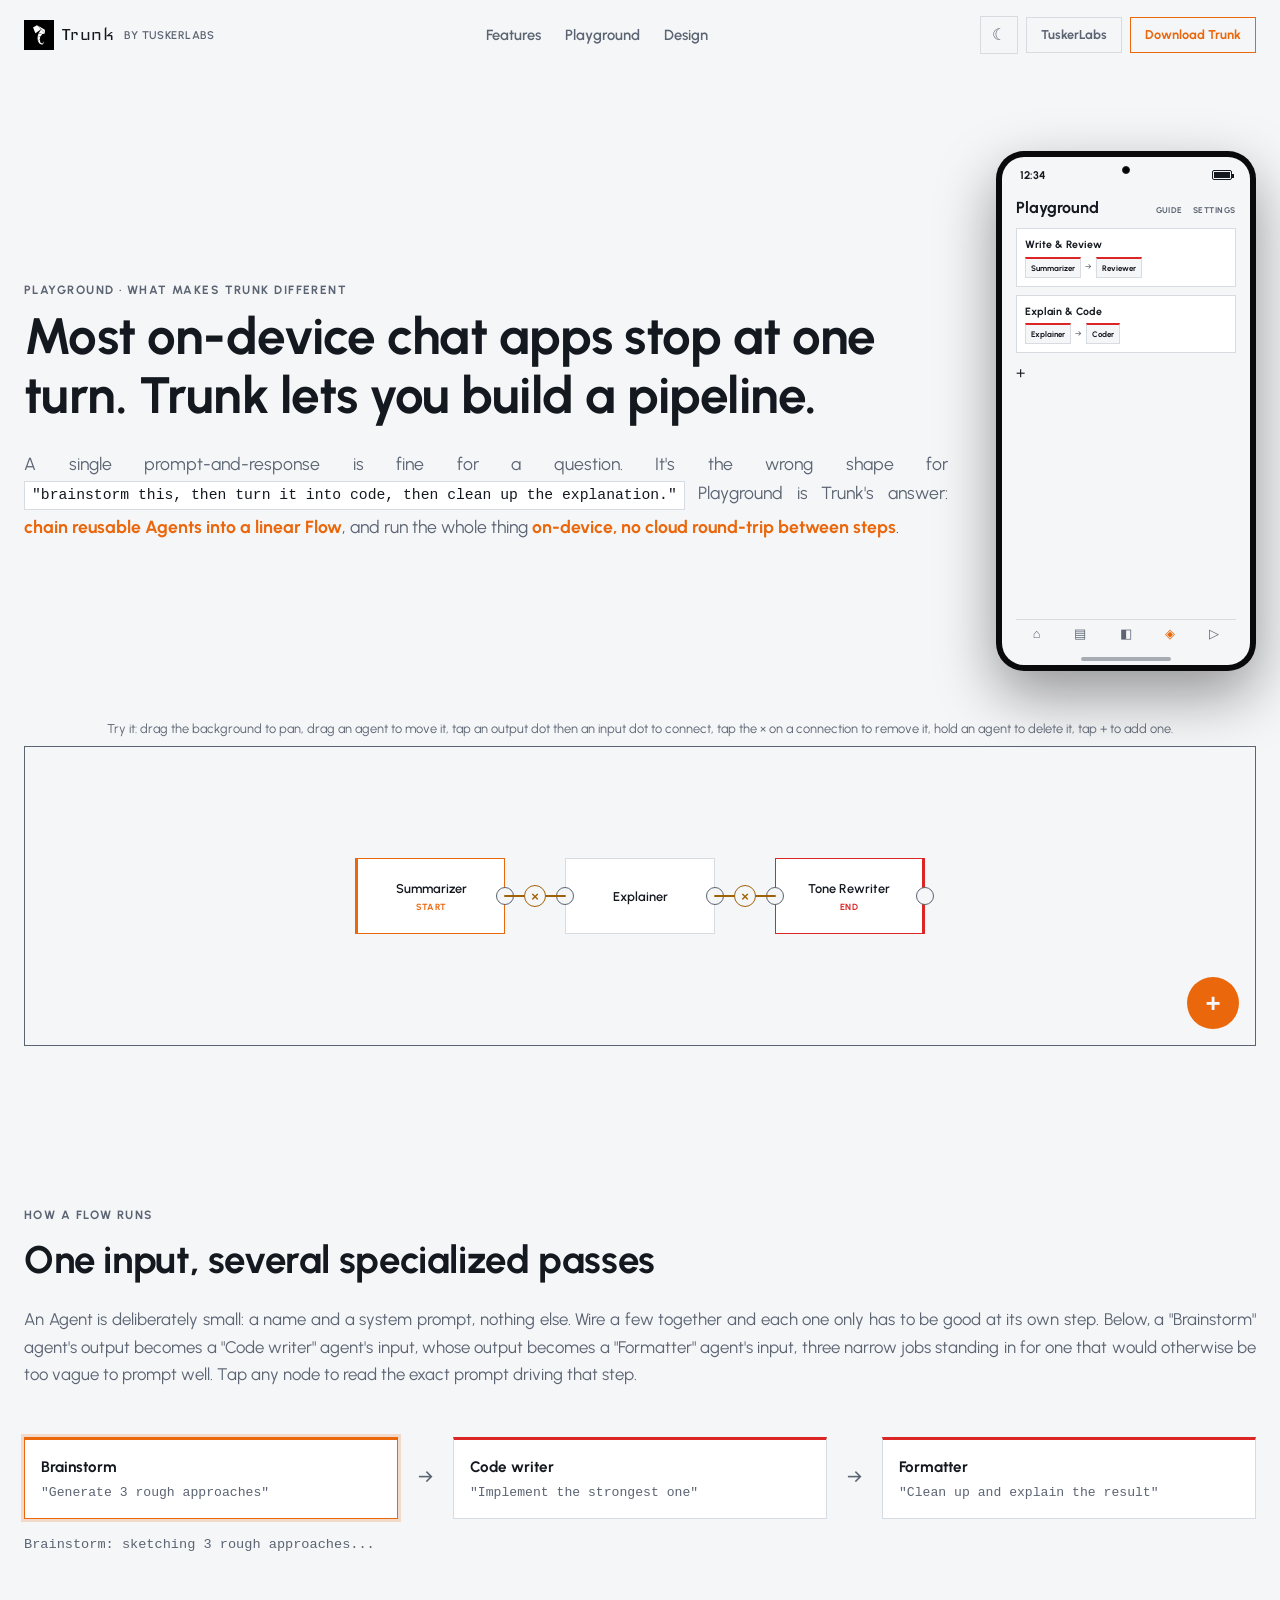
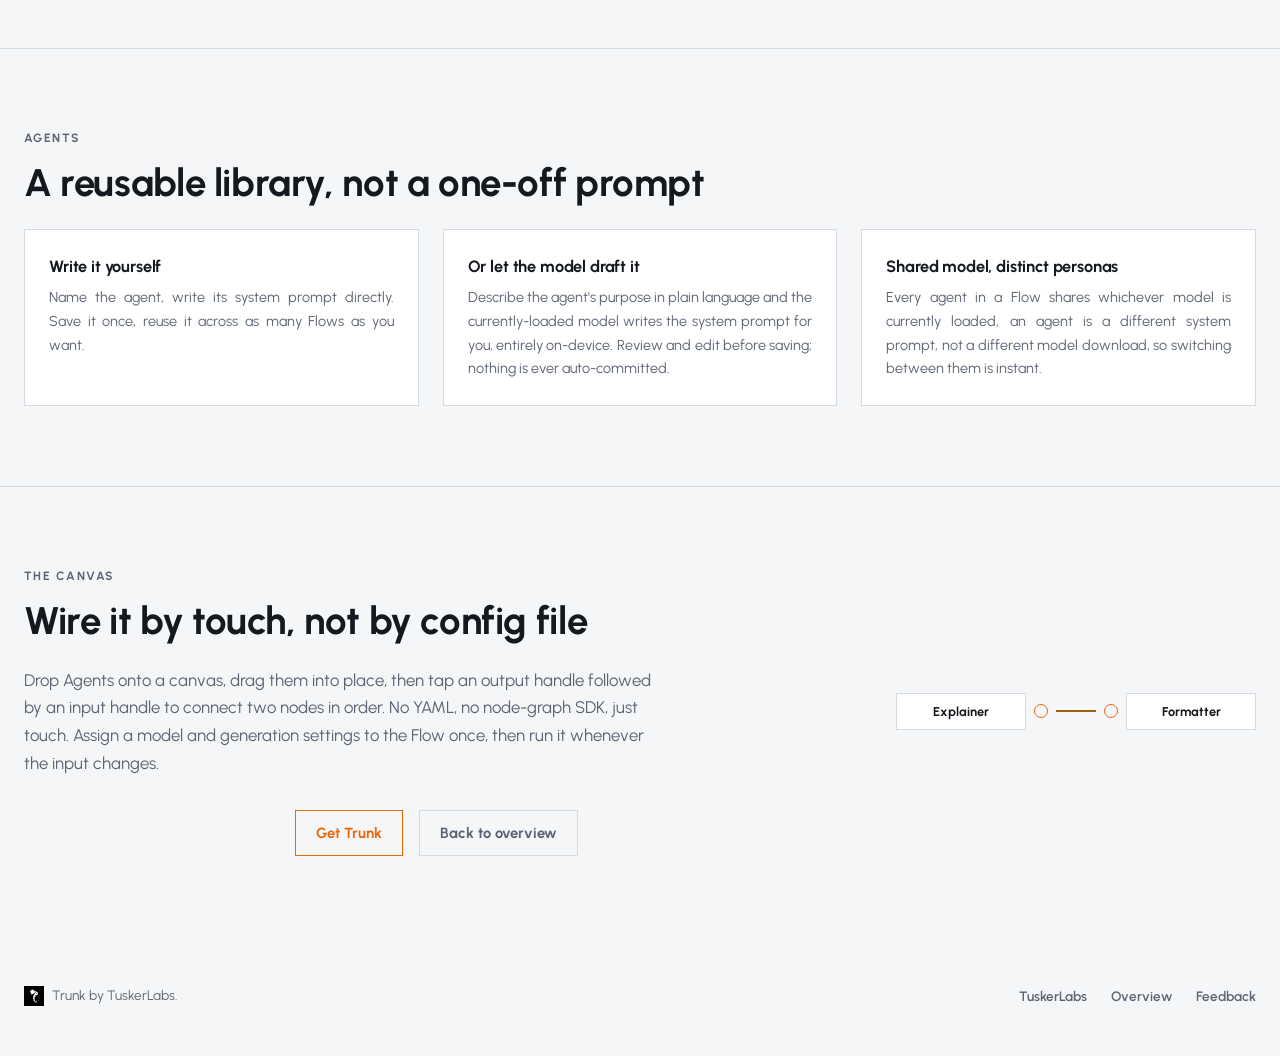
<file: trunk/playground.html>
<!doctype html>
<html lang="en">
<head>
  <meta charset="utf-8" />
  <meta name="viewport" content="width=device-width, initial-scale=1" />
  <title>Playground — Visual multi-agent AI pipelines, Trunk by TuskerLabs</title>
  <meta name="description" content="Chain reusable Agents into a Flow and run multi-step AI pipelines entirely on-device, no cloud involved. Try the interactive canvas demo." />
  <link rel="canonical" href="https://tuskerlabs-website.onrender.com/trunk/playground.html" />
  <link rel="icon" href="/assets/logo.svg" type="image/svg+xml" />
  <link rel="stylesheet" href="/css/styles.css" />
  <link rel="stylesheet" href="/trunk/style.css" />

  <meta property="og:type" content="website" />
  <meta property="og:site_name" content="TuskerLabs" />
  <meta property="og:url" content="https://tuskerlabs-website.onrender.com/trunk/playground.html" />
  <meta property="og:title" content="Playground — Visual multi-agent AI pipelines" />
  <meta property="og:description" content="Chain reusable Agents into a Flow and run multi-step AI pipelines entirely on-device, no cloud involved." />
  <meta property="og:image" content="https://tuskerlabs-website.onrender.com/assets/og-image.png" />

  <meta name="twitter:card" content="summary_large_image" />
  <meta name="twitter:title" content="Playground — Visual multi-agent AI pipelines" />
  <meta name="twitter:description" content="Chain reusable Agents into a Flow and run multi-step AI pipelines entirely on-device, no cloud involved." />
  <meta name="twitter:image" content="https://tuskerlabs-website.onrender.com/assets/og-image.png" />

  <script>
    (function () {
      var saved = null;
      try { saved = localStorage.getItem("tuskerlabs-theme"); } catch (e) {}
      if (saved) document.documentElement.setAttribute("data-theme", saved);
    })();
  </script>
</head>
<body>

  <nav class="nav">
    <div class="nav-inner">
      <div class="brand">
        <a class="brand-link" href="/trunk/index.html">
          <img src="/assets/logo.svg" alt="Trunk" />
          Trunk
        </a>
        <a class="sub" href="/index.html">by TuskerLabs</a>
      </div>
      <ul class="nav-links">
        <li><a href="/trunk/index.html#features">Features</a></li>
        <li><a href="/trunk/playground.html">Playground</a></li>
        <li><a href="/trunk/index.html#design">Design</a></li>
      </ul>
      <div class="nav-actions">
        <button class="icon-btn" data-theme-toggle aria-label="Toggle theme">☾</button>
        <a class="btn small neutral" href="/index.html">TuskerLabs</a>
        <a class="btn small" href="https://github.com/nawin-viswajith/trunk-android/releases/latest/download/Trunk-latest-optimised-arm64.apk">Download Trunk</a>
      </div>
    </div>
  </nav>

  <header class="section" style="padding-top: var(--space-3xl);">
    <div class="wrap howitworks-grid">
      <div class="reveal">
        <div class="section-label">Playground · what makes Trunk different</div>
        <h1 style="font-size: clamp(2rem, 5vw, 3.2rem); line-height: 1.15; margin-bottom: var(--space-lg);">
          Most on-device chat apps stop at one turn. Trunk lets you build a pipeline.
        </h1>
        <p class="section-lede usp-lede" style="max-width: none; text-align: justify; margin-bottom: 0;">
          A single prompt-and-response is fine for a question. It's the wrong shape for
          <span class="usp-quote">"brainstorm this, then turn it into code, then clean up the explanation."</span>
          Playground is Trunk's answer: <span class="usp-highlight">chain reusable Agents into a linear Flow</span>,
          and run the whole thing <span class="usp-highlight">on-device, no cloud round-trip between steps</span>.
        </p>
      </div>
      <div class="reveal phone-shell">
        <div class="phone-bezel">
          <div class="phone-punch-hole"></div>
          <div class="phone-screen">
            <div class="phone-statusbar">
              <span class="phone-time">12:34</span>
              <span class="phone-battery-icon"><span class="phone-battery-fill"></span></span>
            </div>
            <div class="phone-content">
              <div class="phone-header">
                <span class="phone-title">Playground</span>
                <div class="phone-header-actions">
                  <span class="phone-settings">GUIDE</span>
                  <span class="phone-settings">SETTINGS</span>
                </div>
              </div>
              <div class="phone-card">
                <div class="phone-card-title">Write &amp; Review</div>
                <div class="phone-mini-flow">
                  <span class="phone-mini-node">Summarizer</span>
                  <span class="phone-mini-arrow">→</span>
                  <span class="phone-mini-node">Reviewer</span>
                </div>
              </div>
              <div class="phone-card">
                <div class="phone-card-title">Explain &amp; Code</div>
                <div class="phone-mini-flow">
                  <span class="phone-mini-node">Explainer</span>
                  <span class="phone-mini-arrow">→</span>
                  <span class="phone-mini-node">Coder</span>
                </div>
              </div>
              <span class="phone-fab-mini">+</span>
              <div class="phone-tabbar">
                <span class="phone-tab">⌂</span>
                <span class="phone-tab">▤</span>
                <span class="phone-tab">◧</span>
                <span class="phone-tab active">◈</span>
                <span class="phone-tab">▷</span>
              </div>
            </div>
            <div class="phone-home-indicator"></div>
          </div>
        </div>
      </div>
    </div>
    <div class="wrap">
      <div class="reveal flow-canvas-wrap">
        <div class="flow-canvas-label">Try it: drag the background to pan, drag an agent to move it, tap an output dot then an input dot to connect, tap the × on a connection to remove it, hold an agent to delete it, tap + to add one.</div>
        <div class="flow-canvas" id="flow-canvas">
          <div class="flow-canvas-content" id="flow-canvas-content">
            <svg class="flow-canvas-lines" id="flow-canvas-lines"></svg>
          </div>
          <button class="flow-canvas-reset" id="flow-canvas-reset" type="button" aria-label="Recenter canvas" title="Recenter canvas">⟲</button>
          <button class="flow-fab" id="flow-fab" aria-label="Add agent">+</button>
          <div class="flow-fab-menu" id="flow-fab-menu"></div>
        </div>
      </div>
    </div>
  </header>

  <section class="section" id="how">
    <div class="wrap">
      <div class="reveal">
        <div class="section-label">How a Flow runs</div>
        <h2 class="section-title">One input, several specialized passes</h2>
        <p class="section-lede" style="max-width: none; text-align: justify;">
          An Agent is deliberately small: a name and a system prompt, nothing else. Wire a few together and each one
          only has to be good at its own step. Below, a "Brainstorm" agent's output becomes a "Code writer" agent's
          input, whose output becomes a "Formatter" agent's input, three narrow jobs standing in for one that would
          otherwise be too vague to prompt well. Tap any node to read the exact prompt driving that step.
        </p>
      </div>
      <div class="reveal">
        <div class="flow-diagram" id="flow-diagram">
          <div class="flow-node" id="fd-node-1" tabindex="0" role="button" data-prompt="Generate 3 rough, meaningfully different approaches to the problem. A sentence or two each, no code yet, just direction.">
            <div class="flow-node-label">Brainstorm</div>
            <div class="flow-node-desc">"Generate 3 rough approaches"</div>
          </div>
          <div class="flow-arrow">→</div>
          <div class="flow-node" id="fd-node-2" tabindex="0" role="button" data-prompt="Take the strongest approach you're given and implement it as working code. Assume the reader can read code but hasn't seen the brainstorm step.">
            <div class="flow-node-label">Code writer</div>
            <div class="flow-node-desc">"Implement the strongest one"</div>
          </div>
          <div class="flow-arrow">→</div>
          <div class="flow-node" id="fd-node-3" tabindex="0" role="button" data-prompt="Clean up the code and explanation you're given into one final, readable answer. Don't change the logic, just the presentation.">
            <div class="flow-node-label">Formatter</div>
            <div class="flow-node-desc">"Clean up and explain the result"</div>
          </div>
        </div>
        <div class="flow-diagram-caption" id="flow-diagram-caption">Input: "Explain quicksort, with working code"</div>
      </div>
    </div>
    <div class="node-modal-backdrop" id="node-modal-backdrop">
      <div class="node-modal-card">
        <div class="node-modal-title" id="node-modal-title"></div>
        <div class="node-modal-message" id="node-modal-message"></div>
      </div>
    </div>
  </section>

  <section class="section" id="agents">
    <div class="wrap">
      <div class="reveal">
        <div class="section-label">Agents</div>
        <h2 class="section-title">A reusable library, not a one-off prompt</h2>
      </div>
      <div class="reveal-group" style="display: grid; grid-template-columns: repeat(auto-fit, minmax(240px, 1fr)); gap: var(--space-lg);">
        <div class="card">
          <h3 style="font-size: 1.02rem; margin-bottom: var(--space-sm);">Write it yourself</h3>
          <p class="feature-desc">
            Name the agent, write its system prompt directly. Save it once, reuse it across as many Flows as you
            want.
          </p>
        </div>
        <div class="card">
          <h3 style="font-size: 1.02rem; margin-bottom: var(--space-sm);">Or let the model draft it</h3>
          <p class="feature-desc">
            Describe the agent's purpose in plain language and the currently-loaded model writes the system prompt
            for you, entirely on-device. Review and edit before saving; nothing is ever auto-committed.
          </p>
        </div>
        <div class="card">
          <h3 style="font-size: 1.02rem; margin-bottom: var(--space-sm);">Shared model, distinct personas</h3>
          <p class="feature-desc">
            Every agent in a Flow shares whichever model is currently loaded, an agent is a different system prompt,
            not a different model download, so switching between them is instant.
          </p>
        </div>
      </div>
    </div>
  </section>

  <section class="section" id="canvas" style="border-bottom: none;">
    <div class="wrap howitworks-grid">
      <div class="reveal">
        <div class="section-label">The canvas</div>
        <h2 class="section-title">Wire it by touch, not by config file</h2>
        <p class="section-lede" style="margin-bottom: var(--space-xl);">
          Drop Agents onto a canvas, drag them into place, then tap an output handle followed by an input handle to
          connect two nodes in order. No YAML, no node-graph SDK, just touch. Assign a model and generation settings
          to the Flow once, then run it whenever the input changes.
        </p>
        <div class="hero-actions">
          <a class="btn" href="https://github.com/nawin-viswajith/trunk-android/releases/latest/download/Trunk-latest-optimised-arm64.apk">Get Trunk</a>
          <a class="btn neutral" href="/trunk/index.html">Back to overview</a>
        </div>
      </div>
      <div class="reveal canvas-illustration">
        <div class="canvas-illustration-card">
          <div class="canvas-illustration-card-label">Explainer</div>
        </div>
        <span class="canvas-illustration-handle"></span>
        <span class="canvas-illustration-line"></span>
        <span class="canvas-illustration-handle"></span>
        <div class="canvas-illustration-card">
          <div class="canvas-illustration-card-label">Formatter</div>
        </div>
      </div>
    </div>
  </section>

  <footer class="footer">
    <div class="wrap footer-inner">
      <div class="footer-brand">
        <img src="/assets/logo.svg" alt="TuskerLabs" />
        Trunk by TuskerLabs.
      </div>
      <ul class="footer-links">
        <li><a href="/index.html">TuskerLabs</a></li>
        <li><a href="/trunk/index.html">Overview</a></li>
        <li><a href="https://forms.cloud.microsoft/r/ZetxpjPEkA" target="_blank" rel="noopener">Feedback</a></li>
      </ul>
    </div>
  </footer>

  <script src="/js/accent-presets.js"></script>
  <script src="/js/main.js"></script>
  <script src="/trunk/flow-canvas-demo.js"></script>
  <script src="/trunk/flow-animation-demo.js"></script>
</body>
</html>
</file>
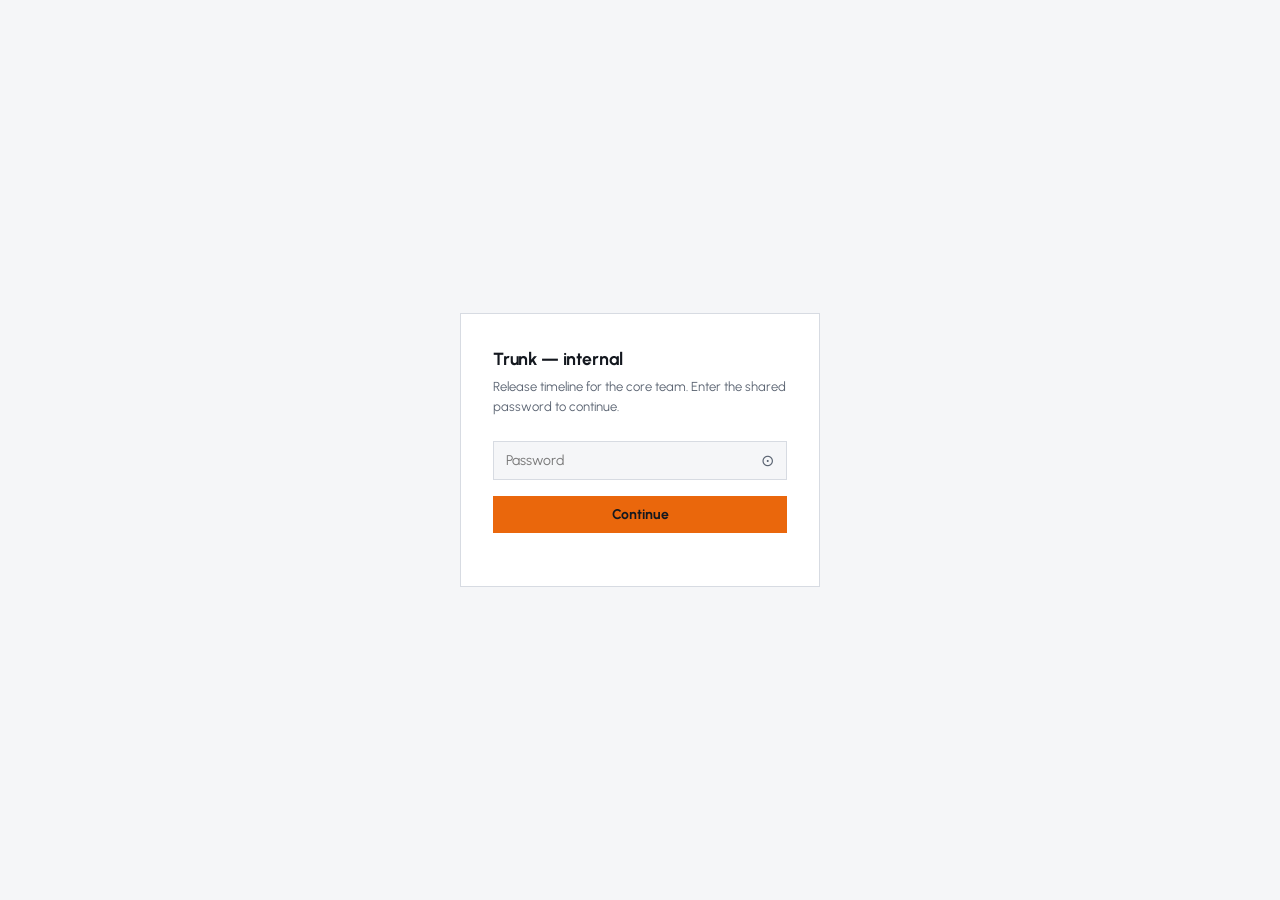
<file: trunk/admin/release-timeline.html>
<!doctype html>
<html lang="en">
<head>
  <meta charset="utf-8" />
  <meta name="viewport" content="width=device-width, initial-scale=1" />
  <meta name="robots" content="noindex, nofollow, noarchive" />
  <title>Release Timeline — internal</title>
  <link rel="stylesheet" href="/css/styles.css" />
  <style>
    /* Page-local only — deliberately not pulling in main.js's accent-preset
       system (overkill for an internal tool), just the shared tokens plus
       a lightweight local dark/light toggle. */
    body { overflow-x: hidden; }

    .gate {
      position: fixed;
      inset: 0;
      z-index: 100;
      display: flex;
      align-items: center;
      justify-content: center;
      background: var(--bg);
    }
    .gate-card {
      width: min(360px, calc(100% - 48px));
      border: 1px solid var(--border);
      background: var(--surface);
      padding: var(--space-xl);
    }
    .gate-card h1 {
      font-size: 1.1rem;
      margin-bottom: var(--space-xs);
    }
    .gate-card p {
      color: var(--text-secondary);
      font-size: 13px;
      margin-bottom: var(--space-lg);
      line-height: 1.55;
    }
    .gate-input-wrap {
      position: relative;
      margin-bottom: var(--space-md);
    }
    .gate-input {
      width: 100%;
      padding: 10px 40px 10px 12px;
      background: var(--bg);
      border: 1px solid var(--border);
      color: var(--text-primary);
      font-family: var(--font-body);
      font-size: 14px;
    }
    .gate-input:focus { outline: 2px solid var(--accent); outline-offset: 2px; }
    .gate-reveal {
      position: absolute;
      right: 4px;
      top: 50%;
      transform: translateY(-50%);
      width: 32px;
      height: 32px;
      display: inline-flex;
      align-items: center;
      justify-content: center;
      border: none;
      background: transparent;
      color: var(--text-secondary);
      font-size: 1rem;
      line-height: 1;
      cursor: pointer;
    }
    .gate-reveal:hover { color: var(--text-primary); }
    .gate-reveal:focus-visible { outline: 2px solid var(--accent); outline-offset: 2px; }
    .gate-submit {
      width: 100%;
      padding: 10px 12px;
      background: var(--accent);
      color: #14181f;
      border: none;
      font-family: var(--font-body);
      font-weight: 700;
      font-size: 14px;
      cursor: pointer;
    }
    .gate-submit:focus-visible { outline: 2px solid var(--text-primary); outline-offset: 2px; }
    .gate-error {
      color: var(--error);
      font-size: 12.5px;
      margin-top: var(--space-sm);
      min-height: 1em;
    }

    .content { display: none; }
    .content.unlocked { display: block; }

    .masthead {
      max-width: var(--max-width);
      margin: 0 auto;
      padding: var(--space-2xl) var(--space-lg) var(--space-lg);
      display: flex;
      align-items: baseline;
      justify-content: space-between;
      gap: var(--space-md);
      flex-wrap: wrap;
      border-bottom: 1px solid var(--border);
    }
    .masthead h1 { font-size: 1.6rem; }
    .masthead .tag {
      font-size: 11px;
      color: var(--text-secondary);
      text-transform: uppercase;
      letter-spacing: 0.08em;
      white-space: nowrap;
    }
    /* Matches the main site's .icon-btn exactly (see css/styles.css) so the
       theme toggle reads as the same control across both pages. */
    .theme-toggle {
      width: 38px;
      height: 38px;
      flex-shrink: 0;
      display: inline-flex;
      align-items: center;
      justify-content: center;
      border: 1px solid var(--border);
      background: transparent;
      color: var(--text-secondary);
      font-size: 1rem;
      line-height: 1;
      cursor: pointer;
      transition: border-color 0.2s ease, color 0.2s ease, background-color 0.2s ease;
    }
    .theme-toggle:hover { color: var(--text-primary); border-color: var(--text-secondary); }
    .theme-toggle:focus-visible { outline: 2px solid var(--accent); outline-offset: 2px; }

    main { max-width: var(--max-width); margin: 0 auto; padding: var(--space-xl) var(--space-lg) var(--space-3xl); }

    .subhead {
      color: var(--text-secondary);
      font-size: 14.5px;
      line-height: 1.6;
      max-width: 62ch;
      margin-bottom: var(--space-xl);
    }
    .subhead strong { color: var(--text-primary); }

    .legend {
      display: flex;
      gap: var(--space-lg);
      flex-wrap: wrap;
      margin-bottom: var(--space-2xl);
      padding: 12px var(--space-md);
      background: var(--surface);
      border: 1px solid var(--border);
    }
    .legend-item { display: flex; align-items: center; gap: 7px; font-size: 12px; color: var(--text-secondary); }
    .legend-dot { width: 8px; height: 8px; border-radius: 50%; flex-shrink: 0; }

    .shipped-section { margin-bottom: var(--space-2xl); }
    .shipped-label {
      font-size: 11px; font-weight: 700; letter-spacing: 0.08em; text-transform: uppercase;
      color: var(--running); margin-bottom: var(--space-md);
    }
    .shipped-row {
      display: grid;
      grid-template-columns: 88px 1fr;
      gap: var(--space-md);
      padding: 10px 0;
      border-bottom: 1px solid var(--border);
      align-items: baseline;
    }
    .shipped-row:first-child { border-top: 1px solid var(--border); }
    .shipped-version { font-weight: 700; color: var(--running); font-size: 13px; white-space: nowrap; }
    .shipped-summary { font-size: 13px; line-height: 1.55; color: var(--text-secondary); }
    .shipped-summary strong { color: var(--text-primary); }
    .hotfix-tag {
      font-size: 10px; font-weight: 700; text-transform: uppercase; letter-spacing: 0.05em;
      color: var(--accent-secondary); background: color-mix(in srgb, var(--accent-secondary) 16%, var(--surface));
      padding: 1px 6px; margin-right: 6px; display: inline-block;
    }
    code.inline {
      font-family: ui-monospace, "SFMono-Regular", monospace;
      background: var(--surface-alt);
      padding: 1px 5px;
      font-size: 12px;
    }

    .timeline { position: relative; padding-left: 26px; }
    .timeline::before {
      content: ""; position: absolute; left: 5px; top: 8px; bottom: 8px; width: 1px; background: var(--border);
    }
    .entry { position: relative; padding-bottom: var(--space-xl); }
    .entry:last-child { padding-bottom: 0; }
    .node {
      position: absolute; left: -26px; top: 6px; width: 11px; height: 11px; border-radius: 50%;
      border: 2px solid var(--bg); box-shadow: 0 0 0 1px var(--border);
    }
    .node.building { background: var(--accent); box-shadow: 0 0 0 1px var(--accent); }
    .node.planned { background: var(--bg); box-shadow: 0 0 0 1.5px var(--accent-tertiary); }
    .node.speculative { background: var(--bg); box-shadow: 0 0 0 1.5px var(--text-secondary); }

    .entry-head { display: flex; align-items: center; gap: var(--space-md); flex-wrap: wrap; margin-bottom: 6px; }
    .version { font-weight: 700; font-size: 16px; }
    .status-pill {
      font-size: 10.5px; font-weight: 700; text-transform: uppercase; letter-spacing: 0.06em;
      padding: 3px 8px; border: 1px solid;
    }
    .status-pill.building { color: var(--accent); border-color: var(--accent); }
    .status-pill.planned { color: var(--accent-tertiary); border-color: var(--accent-tertiary); }
    .status-pill.speculative { color: var(--text-secondary); border-color: var(--border); }

    .entry-title { font-size: 15px; font-weight: 700; margin-bottom: var(--space-sm); }
    .entry-body { background: var(--surface); border: 1px solid var(--border); padding: var(--space-md) var(--space-lg); }

    .feature-list { margin: 0; padding: 0; list-style: none; display: flex; flex-direction: column; gap: 8px; }
    .feature-list li { font-size: 13.5px; line-height: 1.55; color: var(--text-secondary); padding-left: 15px; position: relative; }
    .feature-list li::before {
      content: ""; position: absolute; left: 0; top: 8px; width: 5px; height: 5px; border-radius: 50%; background: var(--text-secondary);
    }
    .feature-list li strong { color: var(--text-primary); }
    .feature-list li.done::before { background: var(--running); }

    .note {
      margin-top: var(--space-sm); padding-top: var(--space-sm); border-top: 1px dashed var(--border);
      font-size: 12.5px; color: var(--text-secondary); line-height: 1.55;
    }
    .branch-note {
      font-size: 12.5px; color: var(--text-secondary); margin-top: var(--space-sm); padding: 8px 12px;
      background: color-mix(in srgb, var(--accent) 10%, var(--surface)); border-left: 2px solid var(--accent); line-height: 1.5;
    }
    .branch-note strong { color: var(--accent); }

    .open-q {
      margin-top: var(--space-2xl); padding: var(--space-lg) var(--space-xl);
      background: color-mix(in srgb, var(--accent) 8%, var(--surface)); border: 1px solid var(--accent);
    }
    .open-q .oq-label {
      font-size: 11px; font-weight: 700; letter-spacing: 0.08em; text-transform: uppercase; color: var(--accent); margin-bottom: var(--space-sm);
    }
    .open-q p { font-size: 14px; line-height: 1.6; margin-bottom: var(--space-sm); }
    .open-q p:last-child { margin-bottom: 0; }
    .open-q .oq-sub { color: var(--text-secondary); font-size: 13px; }

    footer.page-footer { max-width: var(--max-width); margin: 0 auto; padding: 0 var(--space-lg) var(--space-2xl); font-size: 11.5px; color: var(--text-secondary); }
  </style>
</head>
<body>

  <div class="gate" id="gate">
    <div class="gate-card">
      <h1>Trunk — internal</h1>
      <p>Release timeline for the core team. Enter the shared password to continue.</p>
      <div class="gate-input-wrap">
        <input type="password" class="gate-input" id="gate-password" placeholder="Password" autocomplete="off" />
        <button class="gate-reveal" id="gate-reveal" type="button" aria-label="Show password" aria-pressed="false">⊙</button>
      </div>
      <button class="gate-submit" id="gate-submit" type="button">Continue</button>
      <div class="gate-error" id="gate-error"></div>
    </div>
  </div>

  <div class="content" id="content">
    <div class="masthead">
      <div>
        <h1>Trunk Release Timeline</h1>
        <span class="tag">v1.0 → v1.10 · internal draft</span>
      </div>
      <button class="theme-toggle" id="theme-toggle" type="button" aria-label="Toggle theme">☀</button>
    </div>

    <main>
      <p class="subhead">
        Full release history and forward plan for <strong>Trunk</strong> — shipped
        releases pulled from the real GitHub release notes, future ones in the
        order they were dictated. Most of the back half is unscoped and
        undesigned; this exists so nothing gets lost between conversations.
      </p>

      <div class="legend">
        <div class="legend-item"><span class="legend-dot" style="background: var(--running)"></span>Shipped</div>
        <div class="legend-item"><span class="legend-dot" style="background: var(--accent)"></span>Building now</div>
        <div class="legend-item"><span class="legend-dot" style="border: 1.5px solid var(--accent-tertiary); background: transparent"></span>Planned</div>
        <div class="legend-item"><span class="legend-dot" style="border: 1.5px solid var(--text-secondary); background: transparent"></span>Speculative / "just a thought"</div>
      </div>

      <div class="shipped-section">
        <div class="shipped-label">Shipped — from the real release notes</div>

        <div class="shipped-row">
          <span class="shipped-version">v1.0.0</span>
          <span class="shipped-summary">Initial on-device inference release — the rebrand from PocketCoder to <strong>Trunk</strong>, first version published to both repos.</span>
        </div>
        <div class="shipped-row">
          <span class="shipped-version">v1.1.0</span>
          <span class="shipped-summary">Developer Options (diagnostics suite, failure log, storage inspector), <strong>plain-text file attachments</strong>, live inference-unit indicator. Fixed Flow canvas bugs, markdown gaps, models echoing their own system prompt, and app-wide em-dash rendering.</span>
        </div>
        <div class="shipped-row">
          <span class="shipped-version">v1.2.0</span>
          <span class="shipped-summary"><strong>GPU (Adreno/OpenCL) acceleration</strong> — detects and offloads inference to Qualcomm Adreno 700+ GPUs, with a Settings toggle and onboarding step.</span>
        </div>
        <div class="shipped-row">
          <span class="shipped-version">v1.3.0</span>
          <span class="shipped-summary"><strong>Hexagon NPU acceleration</strong> on supported Qualcomm chipsets.</span>
        </div>
        <div class="shipped-row">
          <span class="shipped-version">v1.3.1</span>
          <span class="shipped-summary">Chat sessions stay pinned to the inference unit (NPU/GPU/CPU) they started on, even if the Settings toggle changes mid-chat. Composer token meter no longer dips after sending.</span>
        </div>
        <div class="shipped-row">
          <span class="shipped-version">v1.3.2</span>
          <span class="shipped-summary">Flows got their own generation settings (temperature/topP/topK/context/max tokens). "Run via Flow" inside a Project now correctly uses the project's settings. Added <code class="inline">android:largeHeap</code> to stop background low-memory kills.</span>
        </div>
        <div class="shipped-row">
          <span class="shipped-version">v1.3.3</span>
          <span class="shipped-summary">Fixed the keyboard covering form fields in New Project, New Flow, and Agent Editor modals.</span>
        </div>
        <div class="shipped-row">
          <span class="shipped-version">v1.3.4</span>
          <span class="shipped-summary">Developer Options promoted to a mainstream Settings section. Opt-in <strong>Usage Logging</strong> with explicit consent + Send Logs. App version and release notes on the About screen. Keep Screen On setting. Several Flow/download reliability fixes.</span>
        </div>
        <div class="shipped-row">
          <span class="shipped-version">v1.3.5</span>
          <span class="shipped-summary"><span class="hotfix-tag">Hotfix</span>v1.3.4 crashed on launch for every user (<code class="inline">NoClassDefFoundError</code> from an Expo SDK version mismatch in <code class="inline">expo-keep-awake</code>). Also removed the backend URL debug display.</span>
        </div>
        <div class="shipped-row">
          <span class="shipped-version">v1.3.6</span>
          <span class="shipped-summary">HF search <strong>"Recommended" list</strong> filtered to the device's RAM, with a disclaimer on non-quantized/non-chat models. <strong>Crash Reporting</strong> (on by default, separate from Usage Logging), with a shared secret, rate limit, and attached error-log entries. Fixed the stale NPU/GPU label on Inference. Onboarding warnings now require a 5-second read.</span>
        </div>
        <div class="shipped-row">
          <span class="shipped-version">v1.3.7</span>
          <span class="shipped-summary">Fully offline <strong>LaTeX math rendering</strong> (SVG, no WebView) and <strong>Mermaid flowchart rendering</strong> in chat responses, each with a copy button (flowcharts copy as PNG); code blocks and full assistant responses got copy buttons too. Chats are now <strong>auto-titled</strong> from their first exchange, and can be renamed or deleted. New <strong>"Back up downloads"</strong> setting copies downloaded models to a user-chosen folder so they survive an uninstall.</span>
        </div>
        <div class="shipped-row">
          <span class="shipped-version">v1.3.8</span>
          <span class="shipped-summary">Trunk now checks the public <code class="inline">trunk-android</code> GitHub releases on launch and shows an <strong>"Update available"</strong> notice with a link when a newer version is out.</span>
        </div>
      </div>

      <div class="timeline">

        <div class="entry">
          <div class="node building"></div>
          <div class="entry-head">
            <span class="version">v1.3.8a</span>
            <span class="status-pill building">Pre-release — pending device verification</span>
          </div>
          <p class="entry-title">RAM check before model load, crash breadcrumb, storage key rename</p>
          <div class="entry-body">
            <ul class="feature-list">
              <li class="done"><strong>RAM check before load</strong> — Inference chat send and Craft-with-AI check free RAM before loading a model and ask for confirmation if it's likely to OOM, instead of silently attempting it</li>
              <li class="done"><strong>Crash breadcrumb</strong> — a durable marker is written right before a model release/load and cleared on success, so a native crash (llama.cpp OOM/segfault) that kills the process before any JS handler runs still gets reported next launch</li>
              <li class="done"><strong>Storage keys renamed</strong> from the old <code class="inline">pocketcoder-</code> prefix to <code class="inline">trunk-</code>, with a one-time migration at boot so existing installs keep their settings/projects/flows</li>
            </ul>
            <div class="note">Tagged and built on the draft repo, pending a real device test. Not yet promoted to the public <code class="inline">trunk-android</code> repo.</div>
          </div>
        </div>

        <div class="entry">
          <div class="node planned"></div>
          <div class="entry-head">
            <span class="version">v1.4.0a</span>
            <span class="status-pill planned">Next up</span>
          </div>
          <p class="entry-title">Speech-to-text and text-to-speech</p>
          <div class="entry-body">
            <ul class="feature-list">
              <li>Audio <strong>input</strong> — speech-to-text for the composer, in place of (or alongside) typing</li>
              <li>Audio <strong>output</strong> — text-to-speech for model responses</li>
            </ul>
            <div class="branch-note">
              <strong>Versioning rule as given:</strong> if this turns out easy and doesn't need heavy testing, it ships directly as <strong>v1.4.0</strong>. If it needs real testing first, it ships as pre-release <strong>v1.4.0a</strong> — full <strong>v1.4.0</strong> follows once that testing is done.
            </div>
          </div>
        </div>

        <div class="entry">
          <div class="node planned"></div>
          <div class="entry-head">
            <span class="version">v1.4.1</span>
            <span class="status-pill planned">Planned</span>
          </div>
          <p class="entry-title">Model storage moves to <code class="inline">downloads/</code></p>
          <div class="entry-body">
            <ul class="feature-list">
              <li>Downloaded GGUF models saved to the public <strong>Downloads</strong> folder instead of internal app storage — so they survive an APK uninstall/reinstall</li>
              <li>Storage permission requested at <strong>app startup</strong>; if denied, re-prompt every time the user opens the <strong>Models</strong> or <strong>Hugging Face</strong> page</li>
            </ul>
            <div class="branch-note">
              <strong>Superseded numbering:</strong> originally slotted as v1.3.7, but that number shipped instead with math/mermaid rendering and a "Back up downloads" <em>copy</em> setting (v1.3.7) — a durable backup, not the actual relocation described here, which is still outstanding.
            </div>
          </div>
        </div>

        <div class="entry">
          <div class="node speculative"></div>
          <div class="entry-head">
            <span class="version">v1.5</span>
            <span class="status-pill speculative">Speculative</span>
          </div>
          <p class="entry-title">External API support + agent marketplace</p>
          <div class="entry-body">
            <ul class="feature-list">
              <li>Support for <strong>any</strong> external LLM API, not one fixed provider</li>
              <li>Agents can run against those external APIs, not just on-device models</li>
              <li><strong>Prebuilt agent packages</strong>, designed in-house and hosted on GitHub, downloadable from inside the app</li>
              <li>Open the same mechanism to the <strong>community</strong> — users design and submit their own agents</li>
              <li>Explore compatibility with <strong>Google's ADK</strong> (Agent Development Kit) — floated as "just a thought," not committed</li>
            </ul>
          </div>
        </div>

        <div class="entry">
          <div class="node speculative"></div>
          <div class="entry-head">
            <span class="version">v1.6</span>
            <span class="status-pill speculative">Speculative</span>
          </div>
          <p class="entry-title">Phone as local host</p>
          <div class="entry-body">
            <ul class="feature-list">
              <li>A phone can act as a <strong>host</strong>, serving its loaded model to other devices on the same network</li>
              <li>Android-to-Android: host mode to send, client mode to receive</li>
              <li>Android-to-PC: the PC side connects via terminal — something SSH-like to ping the host and pull data</li>
            </ul>
          </div>
        </div>

        <div class="entry">
          <div class="node speculative"></div>
          <div class="entry-head">
            <span class="version">v1.7</span>
            <span class="status-pill speculative">Speculative</span>
          </div>
          <p class="entry-title">Multimodal input</p>
          <div class="entry-body">
            <ul class="feature-list">
              <li>Input beyond plain text — images and other modalities feeding into a chat or Flow</li>
            </ul>
          </div>
        </div>

        <div class="entry">
          <div class="node speculative"></div>
          <div class="entry-head">
            <span class="version">v1.8</span>
            <span class="status-pill speculative">Speculative</span>
          </div>
          <p class="entry-title">Embeddings + RAG</p>
          <div class="entry-body">
            <ul class="feature-list">
              <li>On-device embeddings and retrieval-augmented generation over the user's own documents/models</li>
            </ul>
          </div>
        </div>

        <div class="entry">
          <div class="node speculative"></div>
          <div class="entry-head">
            <span class="version">v1.9</span>
            <span class="status-pill speculative">Speculative</span>
          </div>
          <p class="entry-title">Acyclic graph agents</p>
          <div class="entry-body">
            <ul class="feature-list">
              <li>Tree-structured agent flows — branching beyond today's linear Playground Flows</li>
            </ul>
          </div>
        </div>

        <div class="entry">
          <div class="node speculative"></div>
          <div class="entry-head">
            <span class="version">v1.10</span>
            <span class="status-pill speculative">Speculative</span>
          </div>
          <p class="entry-title">Cyclic graph agents</p>
          <div class="entry-body">
            <ul class="feature-list">
              <li>Loops in the agent flow graph — agents that can revisit earlier steps</li>
            </ul>
          </div>
        </div>

      </div>

      <div class="open-q">
        <div class="oq-label">Unresolved — flagged alongside this roadmap</div>
        <p>Who is this app actually for, and why would someone switch from Gemini, Claude, or ChatGPT to use it?</p>
        <p class="oq-sub">Every line above adds capability, but none of them is yet the answer to that question. Worth revisiting before v1.5 — the two ideas on this board with the most "nobody else does this" shape are <strong>v1.5's community agent marketplace</strong> and <strong>v1.6's phone-as-host</strong>.</p>
      </div>
    </main>

    <footer class="page-footer">trunk-by-tuskerlabs · internal roadmap draft</footer>
  </div>

  <script>
    (function () {
      // Password gate: client-side only, no server enforcement — keeps this
      // page out of casual view and off search engines (see robots.txt +
      // absence from sitemap.xml), not a real security boundary against
      // someone who reads this script's source. Deliberately not persisted
      // to sessionStorage/localStorage — navigating away (even within the
      // same tab) and back should ask again, and any unlock state that
      // survives a page load would defeat that.
      var STORED_HASH = "d7b09cc9b0b6c63564a732baf5478f0b2647d3f6b5b3cd62016d7c10b244a0b6";

      async function sha256Hex(text) {
        var data = new TextEncoder().encode(text);
        var digest = await crypto.subtle.digest("SHA-256", data);
        return Array.from(new Uint8Array(digest)).map(function (b) {
          return b.toString(16).padStart(2, "0");
        }).join("");
      }

      function unlock() {
        document.getElementById("gate").style.display = "none";
        document.getElementById("content").classList.add("unlocked");
      }

      var input = document.getElementById("gate-password");
      var submit = document.getElementById("gate-submit");
      var error = document.getElementById("gate-error");
      var reveal = document.getElementById("gate-reveal");

      reveal.addEventListener("click", function () {
        var showing = input.type === "text";
        input.type = showing ? "password" : "text";
        reveal.textContent = showing ? "⊙" : "⊘";
        reveal.setAttribute("aria-pressed", showing ? "false" : "true");
        reveal.setAttribute("aria-label", showing ? "Show password" : "Hide password");
      });

      async function tryUnlock() {
        var hash = await sha256Hex(input.value);
        if (hash === STORED_HASH) {
          unlock();
        } else {
          error.textContent = "Wrong password.";
          input.value = "";
          input.focus();
        }
      }

      submit.addEventListener("click", tryUnlock);
      input.addEventListener("keydown", function (e) {
        if (e.key === "Enter") tryUnlock();
      });
    })();

    (function () {
      var root = document.documentElement;
      var toggle = document.getElementById("theme-toggle");
      var stored = null;
      try { stored = localStorage.getItem("trunk-admin-theme"); } catch (e) {}
      if (stored) root.setAttribute("data-theme", stored);
      else if (window.matchMedia && window.matchMedia("(prefers-color-scheme: dark)").matches) root.setAttribute("data-theme", "dark");

      // Icon shows the destination, not the current state - a moon while
      // in light mode ("switch to dark"), a sun while in dark mode
      // ("switch to light").
      function syncIcon() {
        var isDark = root.getAttribute("data-theme") === "dark";
        toggle.textContent = isDark ? "☀" : "☾";
      }
      syncIcon();

      toggle.addEventListener("click", function () {
        var next = root.getAttribute("data-theme") === "dark" ? "light" : "dark";
        root.setAttribute("data-theme", next);
        try { localStorage.setItem("trunk-admin-theme", next); } catch (e) {}
        syncIcon();
      });
    })();
  </script>
</body>
</html>
</file>
<file: css/styles.css>
/* ==========================================================================
   TuskerLabs / Trunk shared design system
   Mirrors app/src/theme/colors.ts, fonts.ts, layout.ts exactly:
   flat, sharp-edged, no gradients, no border-radius except the same
   deliberate exception list the app uses (circular swatches/FAB-style dots).
   ========================================================================== */

@import url("https://fonts.googleapis.com/css2?family=Urbanist:wght@300;400;600;700&family=Iceland&display=swap");

:root {
  /* light base (default) - app/src/theme/colors.ts lightBase, Sunset accent */
  --bg: #f5f6f8;
  --surface: #ffffff;
  --surface-alt: #ecedf1;
  --border: #d7dbe2;
  --text-primary: #14181f;
  --text-secondary: #5b6472;

  --accent: #ea670c;
  --accent-secondary: #dc2626;
  --accent-tertiary: #a16207;

  --running: #16a34a;
  --error: #dc2626;

  --space-xs: 4px;
  --space-sm: 8px;
  --space-md: 16px;
  --space-lg: 24px;
  --space-xl: 32px;
  --space-2xl: 48px;
  --space-3xl: 80px;

  --font-body: "Urbanist", -apple-system, sans-serif;
  --font-display: "Iceland", "Urbanist", sans-serif;
  --max-width: 1320px;
}

:root[data-theme="dark"] {
  /* dark base - app/src/theme/colors.ts darkBase, Greyscale accent */
  --bg: #0b0d10;
  --surface: #141821;
  --surface-alt: #1b212c;
  --border: #2a3140;
  --text-primary: #eaedf2;
  --text-secondary: #9aa4b2;

  --accent: #e5e5e5;
  --accent-secondary: #a3a3a3;
  --accent-tertiary: #737373;

  --running: #22c55e;
  --error: #ef4444;
}

* {
  box-sizing: border-box;
}

html {
  scroll-behavior: smooth;
}

@media (prefers-reduced-motion: reduce) {
  html {
    scroll-behavior: auto;
  }
  * {
    transition: none !important;
    animation: none !important;
  }
}

body {
  margin: 0;
  background: var(--bg);
  color: var(--text-primary);
  font-family: var(--font-body);
  font-weight: 400;
  line-height: 1.5;
  transition: background-color 0.3s ease, color 0.3s ease;
  overflow-x: hidden;
}

a {
  color: var(--accent);
  text-decoration: none;
}

h1, h2, h3 {
  font-weight: 700;
  margin: 0;
  letter-spacing: -0.01em;
}

p {
  margin: 0;
}

/* ---- layout ---- */

.wrap {
  max-width: var(--max-width);
  margin: 0 auto;
  padding: 0 var(--space-lg);
}

.section {
  padding: var(--space-3xl) 0;
  border-bottom: 1px solid var(--border);
  transition: border-color 0.3s ease;
}

.section:last-of-type {
  border-bottom: none;
}

.section-label {
  font-size: 12px;
  font-weight: 700;
  letter-spacing: 0.12em;
  text-transform: uppercase;
  color: var(--text-secondary);
  margin-bottom: var(--space-sm);
}

.section-title {
  font-size: clamp(1.6rem, 3.4vw, 2.4rem);
  margin-bottom: var(--space-md);
}

.section-lede {
  color: var(--text-secondary);
  font-size: 1.05rem;
  max-width: 640px;
  line-height: 1.65;
  margin-bottom: var(--space-2xl);
}

.palette-live-accent {
  font-weight: 700;
  transition: color 0.3s ease;
}

/* ---- nav ---- */

.nav {
  position: sticky;
  top: 0;
  z-index: 50;
  /* Fully opaque, not translucent - a see-through blurred nav lets
     high-contrast content (the phone mockups) ghost through as it scrolls
     underneath, which reads as a rendering glitch rather than a nav bar. */
  background: var(--bg);
  border-bottom: 1px solid transparent;
  transition: border-color 0.3s ease, background-color 0.3s ease;
}

.nav.scrolled {
  border-bottom-color: var(--border);
}

.nav-inner {
  max-width: var(--max-width);
  margin: 0 auto;
  padding: var(--space-md) var(--space-lg);
  display: flex;
  align-items: center;
  justify-content: space-between;
  gap: var(--space-md);
}

.brand {
  display: flex;
  align-items: center;
  gap: var(--space-sm);
  font-family: var(--font-display);
  font-size: 1.4rem;
  letter-spacing: 0.02em;
  color: var(--text-primary);
}

.brand-link {
  display: flex;
  align-items: center;
  gap: var(--space-sm);
  color: inherit;
}

.brand img {
  width: 30px;
  height: 30px;
  display: block;
}

.brand .sub {
  font-family: var(--font-body);
  font-size: 0.7rem;
  font-weight: 600;
  color: var(--text-secondary);
  letter-spacing: 0.04em;
  text-transform: uppercase;
  margin-left: 2px;
  transition: color 0.2s ease;
}

.brand .sub:hover {
  color: var(--accent);
}

.nav-links {
  display: flex;
  align-items: center;
  gap: var(--space-lg);
  list-style: none;
  margin: 0;
  padding: 0;
}

.nav-links a {
  color: var(--text-secondary);
  font-size: 0.92rem;
  font-weight: 600;
  transition: color 0.2s ease;
}

.nav-links a:hover {
  color: var(--text-primary);
}

.nav-actions {
  display: flex;
  align-items: center;
  gap: var(--space-sm);
}

/* ---- buttons - one template, outlined, border=text color ---- */

.btn {
  display: inline-flex;
  align-items: center;
  justify-content: center;
  gap: var(--space-xs);
  padding: 11px 20px;
  border: 1px solid var(--accent);
  color: var(--accent);
  background: transparent;
  font-family: var(--font-body);
  font-size: 0.92rem;
  font-weight: 700;
  cursor: pointer;
  transition: background-color 0.2s ease, border-color 0.2s ease, color 0.2s ease, transform 0.15s ease;
  white-space: nowrap;
}

.btn:hover {
  background: color-mix(in srgb, var(--accent) 14%, transparent);
  transform: translateY(-1px);
}

.btn.secondary {
  border-color: var(--accent-secondary);
  color: var(--accent-secondary);
}

.btn.secondary:hover {
  background: color-mix(in srgb, var(--accent-secondary) 14%, transparent);
}

.btn.neutral {
  border-color: var(--border);
  color: var(--text-secondary);
}

.btn.neutral:hover {
  background: var(--surface-alt);
  color: var(--text-primary);
}

.btn.small {
  padding: 7px 14px;
  font-size: 0.8rem;
}

.icon-btn {
  width: 38px;
  height: 38px;
  flex-shrink: 0;
  display: inline-flex;
  align-items: center;
  justify-content: center;
  border: 1px solid var(--border);
  background: transparent;
  color: var(--text-secondary);
  font-size: 1.1rem;
  line-height: 1;
  cursor: pointer;
  font-size: 1rem;
  transition: border-color 0.2s ease, color 0.2s ease, background-color 0.2s ease;
}

.icon-btn:hover {
  color: var(--text-primary);
  border-color: var(--text-secondary);
}

/* ---- cards ---- */

.card {
  border: 1px solid var(--border);
  background: var(--surface);
  padding: var(--space-lg);
  transition: border-color 0.25s ease, transform 0.25s ease, background-color 0.3s ease;
}

.card:hover {
  border-color: var(--accent);
  transform: translateY(-3px);
}

.card-top-accent {
  border-top: 3px solid var(--accent-secondary);
}

/* ---- scroll reveal ---- */

.reveal {
  opacity: 0;
  transform: translateY(18px);
  transition: opacity 0.6s ease, transform 0.6s ease;
}

.reveal.is-visible {
  opacity: 1;
  transform: translateY(0);
}

/* stagger children */
.reveal-group > * {
  opacity: 0;
  transform: translateY(18px);
  transition: opacity 0.55s ease, transform 0.55s ease;
}

.reveal-group.is-visible > * {
  opacity: 1;
  transform: translateY(0);
}

.reveal-group.is-visible > *:nth-child(1) { transition-delay: 0.02s; }
.reveal-group.is-visible > *:nth-child(2) { transition-delay: 0.08s; }
.reveal-group.is-visible > *:nth-child(3) { transition-delay: 0.14s; }
.reveal-group.is-visible > *:nth-child(4) { transition-delay: 0.2s; }
.reveal-group.is-visible > *:nth-child(5) { transition-delay: 0.26s; }
.reveal-group.is-visible > *:nth-child(6) { transition-delay: 0.32s; }

/* ---- hero split (text + phone shell) ---- */

.hero-split {
  display: grid;
  grid-template-columns: minmax(0, 1fr) auto;
  gap: var(--space-2xl);
  align-items: center;
}

@media (max-width: 860px) {
  .hero-split {
    grid-template-columns: 1fr;
    justify-items: center;
    text-align: center;
  }
}

/* ---- research timeline ---- */

.research-grid {
  display: grid;
  grid-template-columns: minmax(0, 1fr) minmax(280px, 1fr);
  gap: var(--space-2xl);
  align-items: center;
}

.timeline {
  display: flex;
  flex-direction: column;
  gap: var(--space-md);
}

.timeline-item {
  border-left: 2px solid var(--border);
  padding-left: var(--space-md);
  transition: border-color 0.25s ease;
}

.timeline-item:hover {
  border-left-color: var(--accent);
}

.timeline-year {
  font-family: "SFMono-Regular", Consolas, monospace;
  font-weight: 700;
  color: var(--accent);
  font-size: 0.85rem;
  margin-bottom: 2px;
}

.timeline-desc {
  color: var(--text-secondary);
  font-size: 0.88rem;
  line-height: 1.55;
}

@media (max-width: 800px) {
  .research-grid {
    grid-template-columns: 1fr;
  }
}

/* ---- phone shell: an 18:9 device mockup showing a simplified render of
   the app's Home screen, built from the same CSS custom properties so it
   recolors live with the site's theme toggle / palette demo exactly like
   the real app does when you change Settings. The bezel itself is a fixed
   dark chassis color regardless of theme (hardware doesn't retheme, same
   reasoning as the app's boot splash always rendering black+white). ---- */

.phone-shell {
  display: flex;
  justify-content: center;
}

.phone-bezel {
  position: relative;
  width: 260px;
  height: 520px;
  background: #0a0a0c;
  border-radius: 28px;
  padding: 6px;
  box-shadow: 0 24px 60px rgba(0, 0, 0, 0.4);
  flex-shrink: 0;
  font-family: var(--font-body);
}

.phone-punch-hole {
  position: absolute;
  top: 15px;
  left: 50%;
  transform: translateX(-50%);
  width: 8px;
  height: 8px;
  border-radius: 50%;
  background: #000;
  border: 1px solid #262626;
  z-index: 2;
}

.phone-screen {
  width: 100%;
  height: 100%;
  background: var(--bg);
  border-radius: 22px;
  overflow: hidden;
  display: flex;
  flex-direction: column;
  font-family: var(--font-body);
  transition: background-color 0.3s ease;
}

/* Minimal: just the time and a battery icon - no signal bars, no numeric
   percentage label (a full icon already reads as "charged"). */
.phone-statusbar {
  display: flex;
  justify-content: space-between;
  align-items: center;
  padding: 10px 18px 2px;
  color: var(--text-primary);
  transition: color 0.3s ease;
}

.phone-time {
  font-size: 0.7rem;
  font-weight: 700;
}

.phone-battery-icon {
  position: relative;
  width: 20px;
  height: 10px;
  border: 1.5px solid var(--text-primary);
  border-radius: 2px;
  padding: 1px;
  transition: border-color 0.3s ease;
}

.phone-battery-icon::after {
  content: "";
  position: absolute;
  right: -3px;
  top: 3px;
  width: 2px;
  height: 4px;
  background: var(--text-primary);
  transition: background-color 0.3s ease;
}

.phone-battery-fill {
  display: block;
  width: 100%;
  height: 100%;
  background: var(--text-primary);
  transition: background-color 0.3s ease;
}

.phone-content {
  position: relative;
  flex: 1;
  padding: 10px 14px 8px;
  display: flex;
  flex-direction: column;
  min-height: 0;
}

/* Multi-screen preview stack (used by the "How it works" phone): each
   variant fills the same box and cross-fades in/out, so hovering a step
   swaps the screen without resizing the phone. */
.phone-screen-variant {
  position: absolute;
  top: 10px;
  left: 14px;
  right: 14px;
  bottom: 8px;
  display: flex;
  flex-direction: column;
  opacity: 0;
  z-index: 1;
  pointer-events: none;
  will-change: opacity;
  transition: opacity 0.25s ease;
}

.phone-screen-variant.active {
  opacity: 1;
  z-index: 2;
  pointer-events: auto;
}

.phone-header {
  display: flex;
  justify-content: space-between;
  align-items: baseline;
  margin-bottom: var(--space-sm);
}

.phone-title {
  font-family: var(--font-body);
  font-weight: 700;
  font-size: 1rem;
  color: var(--text-primary);
}

.phone-settings {
  font-size: 0.52rem;
  font-weight: 700;
  letter-spacing: 0.06em;
  color: var(--text-secondary);
}

.phone-card {
  border: 1px solid var(--border);
  background: var(--surface);
  padding: var(--space-sm);
  margin-bottom: var(--space-sm);
  transition: border-color 0.3s ease, background-color 0.3s ease;
}

.phone-card-title {
  font-size: 0.66rem;
  font-weight: 700;
  color: var(--text-primary);
  margin-bottom: 4px;
}

.phone-card-line {
  font-size: 0.58rem;
  color: var(--text-secondary);
}

.phone-accent-box {
  margin-top: var(--space-xs);
  border: 1px solid var(--accent);
  background: color-mix(in srgb, var(--accent) 14%, transparent);
  padding: 6px 8px;
  transition: border-color 0.3s ease, background-color 0.3s ease;
}

.phone-accent-label {
  font-size: 0.52rem;
  color: var(--text-secondary);
}

.phone-accent-value {
  font-size: 0.6rem;
  font-weight: 700;
  color: var(--accent);
  transition: color 0.3s ease;
}

.phone-search-bar {
  border: 1px solid var(--border);
  background: var(--surface);
  padding: 6px 8px;
  font-size: 0.56rem;
  color: var(--text-secondary);
  margin-bottom: var(--space-sm);
  transition: border-color 0.3s ease, background-color 0.3s ease;
}

.phone-mini-flow {
  display: flex;
  align-items: center;
  gap: 4px;
  margin-top: 4px;
}

.phone-mini-node {
  border: 1px solid var(--border);
  border-top: 2px solid var(--accent-secondary);
  background: var(--bg);
  font-size: 0.5rem;
  font-weight: 700;
  padding: 3px 5px;
  color: var(--text-primary);
  transition: border-color 0.3s ease, background-color 0.3s ease, color 0.3s ease;
}

.phone-mini-arrow {
  color: var(--text-secondary);
  font-size: 0.6rem;
}

.phone-chat-bubble {
  align-self: flex-start;
  max-width: 85%;
  font-size: 0.56rem;
  line-height: 1.4;
  padding: 6px 8px;
  margin-bottom: 6px;
  border: 1px solid var(--border);
  background: var(--surface);
  color: var(--text-primary);
  transition: border-color 0.3s ease, background-color 0.3s ease, color 0.3s ease;
}

.phone-chat-bubble.user {
  align-self: flex-end;
  border-color: var(--accent);
  background: color-mix(in srgb, var(--accent) 16%, transparent);
}

.phone-chat-scroll {
  flex: 1;
  display: flex;
  flex-direction: column;
  min-height: 0;
  overflow: hidden;
}

.phone-switcher-row {
  display: flex;
  flex-wrap: wrap;
  gap: 6px;
  margin-bottom: var(--space-sm);
}

.phone-switcher-chip {
  flex: 1 1 calc(50% - 3px);
  min-width: 0;
  border: 1px solid var(--border);
  background: var(--surface);
  padding: 4px 6px;
  transition: border-color 0.3s ease, background-color 0.3s ease;
}

.phone-switcher-role {
  font-size: 0.46rem;
  font-weight: 700;
  letter-spacing: 0.04em;
  color: var(--text-secondary);
  text-transform: uppercase;
}

.phone-switcher-value {
  font-size: 0.56rem;
  font-weight: 600;
  color: var(--text-primary);
  white-space: nowrap;
  overflow: hidden;
  text-overflow: ellipsis;
  transition: color 0.3s ease;
}

.phone-prompt-row {
  display: flex;
  align-items: center;
  gap: 6px;
  border-top: 1px solid var(--border);
  padding-top: var(--space-sm);
  margin-top: var(--space-xs);
  transition: border-color 0.3s ease;
}

.phone-prompt-input {
  flex: 1;
  border: 1px solid var(--border);
  background: var(--surface);
  padding: 5px 8px;
  font-size: 0.56rem;
  color: var(--text-secondary);
  transition: border-color 0.3s ease, background-color 0.3s ease;
}

.phone-prompt-send {
  flex-shrink: 0;
  width: 18px;
  height: 18px;
  border: 1px solid var(--accent);
  background: transparent;
  color: var(--accent);
  font-size: 9px;
  display: flex;
  align-items: center;
  justify-content: center;
  transition: border-color 0.3s ease, color 0.3s ease;
}

/* Header actions: every root screen shows an info affordance (a "GUIDE"
   text link, or a plain "i" circle on Home, which has no guided walkthrough)
   plus a SETTINGS link, always together - never one without the other. */
.phone-header-actions {
  display: flex;
  align-items: center;
  gap: 10px;
  flex-shrink: 0;
}

.phone-info-btn {
  width: 14px;
  height: 14px;
  border-radius: 50%;
  border: 1.3px solid var(--text-secondary);
  color: var(--text-secondary);
  font-size: 8px;
  font-weight: 700;
  display: flex;
  align-items: center;
  justify-content: center;
  transition: border-color 0.3s ease, color 0.3s ease;
}

/* Matches the app's real AddTile.tsx: a full-width bordered row right
   under the header, not a floating circular FAB (removed from the app). */
.phone-addtile {
  display: flex;
  align-items: center;
  gap: 6px;
  border: 1px solid var(--border);
  border-left: 3px solid var(--accent);
  background: var(--surface);
  padding: 5px 8px;
  margin-bottom: var(--space-sm);
  transition: border-color 0.3s ease, background-color 0.3s ease;
}

.phone-addtile-plus {
  color: var(--accent);
  font-size: 0.75rem;
  font-weight: 700;
  line-height: 1;
  transition: color 0.3s ease;
}

.phone-addtile-label {
  color: var(--accent);
  font-size: 0.56rem;
  font-weight: 600;
  transition: color 0.3s ease;
}

/* Matches the app's real BootSplash.tsx exactly: pure black regardless of
   theme (the splash renders before the theme loads), logo scales down from
   oversized to rest, then the wordmark fades in after. */
.phone-screen-variant[data-screen="loading"] {
  inset: 0;
}

.phone-loading {
  width: 100%;
  height: 100%;
  background: #000000;
  display: flex;
  flex-direction: column;
  align-items: center;
  justify-content: center;
}

.phone-loading-logo {
  width: 44px;
  height: 44px;
  margin-bottom: 10px;
  animation: phone-loading-logo-in 0.55s cubic-bezier(0.16, 1, 0.3, 1) both;
}

.phone-loading-title {
  color: #FFFFFF;
  font-family: var(--font-display);
  font-size: 1.1rem;
  letter-spacing: 0.02em;
  opacity: 0;
  animation: phone-loading-text-in 0.35s ease 0.55s both;
}

.phone-loading-subtitle {
  color: #A6A6A6;
  font-size: 0.56rem;
  margin-top: 4px;
  opacity: 0;
  animation: phone-loading-text-in 0.35s ease 0.55s both;
}

@keyframes phone-loading-logo-in {
  0% { transform: scale(1.6); opacity: 0.6; }
  100% { transform: scale(1); opacity: 1; }
}

@keyframes phone-loading-text-in {
  0% { opacity: 0; }
  100% { opacity: 1; }
}

.phone-onboard {
  flex: 1;
  display: flex;
  flex-direction: column;
  align-items: center;
  justify-content: center;
  text-align: center;
  gap: 8px;
  padding: 0 6px;
}

.phone-onboard-logo {
  width: 32px;
  height: 32px;
}

.phone-onboard-title {
  font-size: 0.85rem;
  font-weight: 700;
  color: var(--text-primary);
  transition: color 0.3s ease;
}

.phone-onboard-desc {
  font-size: 0.56rem;
  line-height: 1.4;
  color: var(--text-secondary);
}

.phone-onboard-actions {
  display: flex;
  justify-content: space-between;
  align-items: center;
  padding-top: 8px;
}

.phone-onboard-skip {
  font-size: 0.6rem;
  color: var(--text-secondary);
}

.phone-onboard-next {
  font-size: 0.6rem;
  font-weight: 700;
  color: var(--accent);
  border: 1px solid var(--accent);
  padding: 4px 10px;
  transition: color 0.3s ease, border-color 0.3s ease;
}

.phone-tabbar {
  display: flex;
  justify-content: space-around;
  border-top: 1px solid var(--border);
  padding-top: var(--space-xs);
  margin-top: auto;
  opacity: 1;
  transition: border-color 0.3s ease, opacity 0.25s ease;
}

.phone-tabbar.hidden {
  opacity: 0;
  pointer-events: none;
}

.phone-tab {
  font-size: 0.8rem;
  color: var(--text-secondary);
}

.phone-tab.active {
  color: var(--accent);
  transition: color 0.3s ease;
}

.phone-home-indicator {
  width: 90px;
  height: 4px;
  background: var(--text-secondary);
  border-radius: 2px;
  margin: 6px auto 4px;
  opacity: 0.5;
}

@media (max-width: 560px) {
  .phone-bezel {
    width: 220px;
    height: 440px;
  }
}

/* ---- footer ---- */

.footer {
  padding: var(--space-2xl) 0;
}

.footer-inner {
  display: flex;
  flex-wrap: wrap;
  gap: var(--space-lg);
  justify-content: space-between;
  align-items: center;
}

.footer-brand {
  display: flex;
  align-items: center;
  gap: var(--space-sm);
  color: var(--text-secondary);
  font-size: 0.85rem;
}

.footer-brand img {
  width: 20px;
  height: 20px;
}

.footer-links {
  display: flex;
  gap: var(--space-lg);
  list-style: none;
  margin: 0;
  padding: 0;
}

.footer-links a {
  color: var(--text-secondary);
  font-size: 0.85rem;
  font-weight: 600;
}

.footer-links a:hover {
  color: var(--text-primary);
}

/* ---- utility ---- */

.mono {
  font-family: "SFMono-Regular", Consolas, monospace;
}

.text-secondary {
  color: var(--text-secondary);
}

@media (max-width: 760px) {
  .nav-links {
    display: none;
  }
  .section {
    padding: var(--space-2xl) 0;
  }
}

@media (max-width: 460px) {
  .nav-actions .btn.neutral {
    display: none;
  }
  .nav-actions .btn.small {
    padding: 7px 10px;
    font-size: 0.75rem;
  }
}
</file>
<file: trunk/style.css>
/* Trunk product page - extends the shared TuskerLabs design system */

.hero {
  padding-top: var(--space-3xl);
}

.usp-lede {
  font-size: 1.1rem;
}

.usp-quote {
  display: inline-block;
  font-family: "SFMono-Regular", Consolas, monospace;
  font-size: 0.92rem;
  color: var(--text-primary);
  background: var(--surface);
  border: 1px solid var(--border);
  padding: 1px 7px;
  margin: 2px 0;
}

.usp-highlight {
  color: var(--accent);
  font-weight: 700;
}

/* ---- interactive flow-canvas demo (Playground hero) ---- */

.flow-canvas-wrap {
  margin-top: var(--space-2xl);
}

.flow-canvas-label {
  color: var(--text-secondary);
  font-size: 0.8rem;
  text-align: center;
  margin-bottom: var(--space-sm);
}

/* Sits beside the FAB (left of it, same bottom alignment) rather than up
   in the instructions row - the two are the pair of canvas-level controls
   (add a node / recenter the view), so grouping them in the same corner
   reads as "canvas controls live here" at a glance. Left of the FAB rather
   than stacked above it, since directly above is exactly where the FAB's
   own menu opens (.flow-fab-menu) and the two would otherwise overlap.
   Hidden by default (only a .visible toggle in flow-canvas-demo.js shows
   it) - it's purely a "the view has drifted off-center" shortcut, not a
   permanent fixture, so it never sits there implying there's something to
   undo when the view is already exactly where it started. */
.flow-canvas-reset {
  position: absolute;
  right: calc(52px + var(--space-md) + var(--space-sm));
  bottom: var(--space-md);
  width: 40px;
  height: 40px;
  border-radius: 50%;
  border: 1px solid var(--border);
  background: var(--surface);
  color: var(--text-primary);
  font-size: 20px;
  line-height: 1;
  cursor: pointer;
  z-index: 5;
  opacity: 0;
  pointer-events: none;
  transform: scale(0.85);
  transition: opacity 0.15s ease, transform 0.15s ease, border-color 0.2s ease, background-color 0.2s ease;
}

.flow-canvas-reset.visible {
  opacity: 1;
  pointer-events: auto;
  transform: scale(1);
}

.flow-canvas-reset:hover {
  border-color: var(--accent);
}

.flow-canvas {
  position: relative;
  height: 300px;
  border: 1.5px solid var(--text-secondary);
  background: var(--bg);
  /* Content (nodes + lines) is larger than this viewport and pans via
     .flow-canvas-content's transform instead of native scroll - overflow
     stays hidden so a panned node never spills past the border. Dragging
     the background pans; dragging a node still just moves that node (each
     card's own touch-action:none, unchanged, keeps the two from fighting). */
  overflow: hidden;
  cursor: grab;
  transition: border-color 0.3s ease, background-color 0.3s ease;
}

.flow-canvas.panning {
  cursor: grabbing;
}

.flow-canvas-content {
  position: absolute;
  top: 0;
  left: 0;
  width: 100%;
  height: 100%;
  /* Panned via a plain top/left offset (not transform: translate) so the
     absolutely-positioned node children's own x/y math (NODE_WIDTH/HEIGHT-
     based hit testing, handleCenter, etc. in flow-canvas-demo.js) stays in
     the same coordinate space as this container, no scale/transform math
     needed on top of it. */
}

.flow-canvas-lines {
  position: absolute;
  top: 0;
  left: 0;
  /* Generously larger than the viewport so panning never runs out of line
     canvas before it runs out of actual content to show. Matches
     CONTENT_WIDTH/HEIGHT in flow-canvas-demo.js. */
  width: 2200px;
  height: 1500px;
  pointer-events: none;
}

.flow-canvas-line {
  stroke: var(--accent-tertiary);
  stroke-width: 2;
  fill: none;
  stroke-linecap: round;
  transition: stroke 0.2s ease;
}

/* Exact dimensions from FlowNodeView.tsx: NODE_WIDTH=150, NODE_HEIGHT=76,
   HANDLE_SIZE=18. Sharp corners throughout, no border-radius on the card
   itself - handles are the one deliberate circular exception, same as the
   app (connector ports read naturally as dots, same spirit as palette
   swatches). */

.flow-canvas-node {
  position: absolute;
  width: 150px;
  height: 76px;
}

.flow-canvas-card {
  width: 100%;
  height: 100%;
  border: 1px solid var(--border);
  background: var(--surface);
  display: flex;
  flex-direction: column;
  align-items: center;
  justify-content: center;
  padding: 0 17px;
  text-align: center;
  cursor: grab;
  user-select: none;
  touch-action: none;
  transition: border-color 0.2s ease;
}

.flow-canvas-card:active {
  cursor: grabbing;
}

.flow-canvas-card.is-start {
  border-color: var(--accent);
  border-left-width: 3px;
}

.flow-canvas-card.is-end {
  border-color: var(--accent-secondary);
  border-right-width: 3px;
}

.flow-canvas-node-label {
  color: var(--text-primary);
  font-size: 0.8rem;
  font-weight: 600;
}

.flow-canvas-node-tag {
  font-size: 0.56rem;
  font-weight: 700;
  margin-top: 2px;
  letter-spacing: 0.04em;
}

.flow-canvas-node-tag-start {
  color: var(--accent);
}

.flow-canvas-node-tag-end {
  color: var(--accent-secondary);
}

.flow-canvas-handle {
  position: absolute;
  top: 29px;
  width: 18px;
  height: 18px;
  border-radius: 50%;
  border: 1.5px solid var(--text-secondary);
  background: var(--bg);
  cursor: pointer;
  transition: background-color 0.15s ease, border-color 0.15s ease;
}

.flow-canvas-handle-in {
  left: -9px;
}

.flow-canvas-handle-out {
  left: 141px;
}

.flow-canvas-handle:hover {
  border-color: var(--accent);
}

.flow-canvas-handle.pending {
  background: var(--accent);
  border-color: var(--accent);
}

.flow-canvas-handle.hidden {
  opacity: 0;
  pointer-events: none;
}

.flow-canvas-badge {
  position: absolute;
  width: 22px;
  height: 22px;
  border-radius: 50%;
  border: 1.5px solid var(--accent-tertiary);
  background: var(--bg);
  color: var(--accent-tertiary);
  font-size: 13px;
  font-weight: 700;
  line-height: 1;
  display: flex;
  align-items: center;
  justify-content: center;
  cursor: pointer;
  padding: 0;
}

/* FAB matches FlowListScreen.tsx's real add-button exactly: 52px circle,
   accent fill, background-colored "+" label. Its menu matches the same
   file's menu (bordered surface panel, divided rows). */

.flow-fab {
  position: absolute;
  right: var(--space-md);
  bottom: var(--space-md);
  width: 52px;
  height: 52px;
  border-radius: 50%;
  border: none;
  background: var(--accent);
  color: var(--bg);
  font-size: 26px;
  font-weight: 700;
  line-height: 1;
  cursor: pointer;
  z-index: 5;
}

.flow-fab-menu {
  position: absolute;
  right: var(--space-md);
  bottom: calc(52px + var(--space-md) + var(--space-sm));
  min-width: 190px;
  background: var(--surface);
  border: 1px solid var(--border);
  display: none;
  flex-direction: column;
  z-index: 5;
}

.flow-fab-menu.open {
  display: flex;
}

.flow-fab-menu-item {
  border: none;
  background: none;
  color: var(--text-primary);
  font-family: var(--font-body);
  font-size: 0.85rem;
  font-weight: 600;
  text-align: left;
  padding: var(--space-sm) var(--space-md);
  cursor: pointer;
}

.flow-fab-menu-item:hover {
  background: color-mix(in srgb, var(--accent) 10%, transparent);
}

.flow-fab-menu-divider {
  height: 1px;
  background: var(--border);
}

.flow-fab-menu-empty {
  color: var(--text-secondary);
  font-size: 0.8rem;
  padding: var(--space-sm) var(--space-md);
}

.flow-canvas-card.holding {
  border-color: var(--error);
  opacity: 0.6;
  transition: border-color 0.15s ease, opacity 0.15s ease;
}

.hero-inner {
  text-align: center;
  display: flex;
  flex-direction: column;
  align-items: center;
}

.hero-mark img {
  width: 84px;
  height: 84px;
  margin-bottom: var(--space-lg);
}

.hero-title {
  font-family: var(--font-display);
  font-size: clamp(3.2rem, 10vw, 5.5rem);
  letter-spacing: 0.02em;
  line-height: 1;
}

.hero-by {
  font-size: 0.85rem;
  font-weight: 300;
  color: var(--text-secondary);
  letter-spacing: 0.08em;
  text-transform: uppercase;
  margin-top: var(--space-xs);
  margin-bottom: var(--space-lg);
}

.hero-tagline {
  font-size: clamp(1.1rem, 2.4vw, 1.5rem);
  font-weight: 700;
  max-width: 560px;
  margin: 0 auto;
}

.hero-actions {
  display: flex;
  gap: var(--space-md);
  flex-wrap: wrap;
  justify-content: center;
}

/* ---- feature grid ---- */

.feature-grid {
  display: grid;
  grid-template-columns: repeat(auto-fit, minmax(230px, 1fr));
  gap: var(--space-lg);
}

.feature-glyph {
  font-size: 1.8rem;
  color: var(--accent);
  margin-bottom: var(--space-md);
  line-height: 1;
}

.feature-title {
  font-size: 1.05rem;
  margin-bottom: var(--space-sm);
}

.feature-desc {
  color: var(--text-secondary);
  font-size: 0.9rem;
  line-height: 1.65;
  text-align: justify;
}

/* ---- stat grid ---- */

.stat-grid {
  display: grid;
  grid-template-columns: repeat(auto-fit, minmax(180px, 1fr));
  gap: var(--space-lg);
  max-width: 780px;
  margin: 0 auto;
}

.stat-card {
  border: 1px solid var(--border);
  padding: var(--space-lg);
  text-align: center;
  transition: border-color 0.25s ease;
}

.stat-card:hover {
  border-color: var(--text-secondary);
}

.stat-number {
  font-size: 2.6rem;
  font-weight: 700;
  line-height: 1;
  margin-bottom: var(--space-sm);
}

.stat-label {
  color: var(--text-secondary);
  font-size: 0.85rem;
}

/* ---- steps ---- */

.steps {
  display: flex;
  flex-direction: column;
  gap: 0;
  max-width: 640px;
}

.step {
  display: flex;
  gap: var(--space-lg);
  align-items: flex-start;
  padding: var(--space-md) 0;
  border-left: 2px solid var(--border);
  padding-left: var(--space-lg);
  position: relative;
  transition: border-color 0.25s ease;
}

.step:hover,
.step.active {
  border-left-color: var(--accent);
}

.step-num {
  position: absolute;
  left: -15px;
  top: var(--space-md);
  width: 28px;
  height: 28px;
  border-radius: 50%;
  background: var(--bg);
  border: 2px solid var(--border);
  color: var(--text-secondary);
  display: flex;
  align-items: center;
  justify-content: center;
  font-size: 0.78rem;
  font-weight: 700;
  transition: border-color 0.25s ease, color 0.25s ease;
}

.step:hover .step-num,
.step.active .step-num {
  border-color: var(--accent);
  color: var(--accent);
}

.step-title {
  font-weight: 700;
  font-size: 0.98rem;
  margin-bottom: 2px;
}

.step-desc {
  color: var(--text-secondary);
  font-size: 0.88rem;
  line-height: 1.55;
}

/* ---- palette demo ---- */

.palette-demo-inner {
  display: grid;
  grid-template-columns: auto minmax(0, 1fr);
  gap: var(--space-2xl);
  align-items: center;
}

.palette-box {
  display: inline-block;
  border: 1px solid var(--border);
  background: var(--surface);
  padding: var(--space-lg);
  margin-top: var(--space-lg);
}

.swatch-row {
  display: flex;
  flex-wrap: wrap;
  gap: var(--space-lg);
}

/* Phone mockup styles moved to the shared css/styles.css so both the
   TuskerLabs homepage and every Trunk page can place one. */

.howitworks-grid {
  display: grid;
  grid-template-columns: minmax(0, 1fr) auto;
  gap: var(--space-2xl);
  align-items: center;
}

@media (max-width: 860px) {
  .howitworks-grid {
    grid-template-columns: 1fr;
  }
}

@media (max-width: 680px) {
  .palette-demo-inner {
    grid-template-columns: 1fr;
    justify-items: center;
    text-align: center;
  }
}

/* ---- flow diagram (Playground page) ---- */

.flow-diagram {
  position: relative;
  display: flex;
  align-items: stretch;
  gap: var(--space-md);
  flex-wrap: wrap;
}

.flow-node {
  flex: 1;
  min-width: 180px;
  border: 1px solid var(--border);
  border-top: 3px solid var(--accent-secondary);
  background: var(--surface);
  padding: var(--space-md);
  cursor: pointer;
  transition: border-color 0.25s ease, box-shadow 0.25s ease;
}

.flow-node:hover {
  border-color: var(--accent);
}

.flow-node.active {
  border-color: var(--accent);
  box-shadow: 0 0 0 3px color-mix(in srgb, var(--accent) 20%, transparent);
}

/* ---- node prompt preview: same shape as the app's ConfirmModal (dimmed
   backdrop, flat card, accent top-border) so this reads as the same
   "notification" pattern as the rest of the product. ---- */

.node-modal-backdrop {
  position: fixed;
  inset: 0;
  background: rgba(0, 0, 0, 0.6);
  display: none;
  align-items: center;
  justify-content: center;
  padding: var(--space-lg);
  z-index: 50;
}

.node-modal-backdrop.open {
  display: flex;
}

.node-modal-card {
  width: 100%;
  max-width: 380px;
  background: var(--surface);
  border: 1px solid var(--border);
  border-top: 3px solid var(--accent);
}

.node-modal-title {
  font-size: 1.05rem;
  font-weight: 700;
  color: var(--text-primary);
  padding: var(--space-lg) var(--space-lg) var(--space-sm);
}

.node-modal-message {
  font-size: 0.85rem;
  line-height: 1.6;
  color: var(--text-secondary);
  font-family: "SFMono-Regular", Consolas, monospace;
  padding: 0 var(--space-lg) var(--space-lg);
}

.flow-diagram-caption {
  margin-top: var(--space-md);
  color: var(--text-secondary);
  font-size: 0.85rem;
  font-family: "SFMono-Regular", Consolas, monospace;
  /* Reserves 2 line-heights, not 1 - on narrow phones the longest caption
     string wraps to 2 lines while the shortest fits on 1, and without this
     the #agents section below visibly shifts up/down every autoplay tick. */
  min-height: 2.4em;
  transition: color 0.2s ease;
}

.flow-diagram-caption.done {
  color: var(--running);
  font-weight: 700;
}

.flow-node-label {
  font-weight: 700;
  font-size: 0.95rem;
  margin-bottom: var(--space-xs);
}

.flow-node-desc {
  color: var(--text-secondary);
  font-size: 0.82rem;
  font-family: "SFMono-Regular", Consolas, monospace;
}

.flow-arrow {
  display: flex;
  align-items: center;
  justify-content: center;
  color: var(--text-secondary);
  font-size: 1.4rem;
  padding: 0 var(--space-xs);
}

@media (max-width: 700px) {
  .flow-diagram {
    flex-direction: column;
  }
  .flow-arrow {
    transform: rotate(90deg);
    padding: var(--space-xs) 0;
  }
}

.canvas-illustration {
  display: flex;
  align-items: center;
  justify-content: center;
  gap: var(--space-sm);
}

.canvas-illustration-card {
  width: 130px;
  padding: var(--space-sm);
  border: 1px solid var(--border);
  background: var(--surface);
  text-align: center;
  transition: border-color 0.3s ease, background-color 0.3s ease;
}

.canvas-illustration-card-label {
  font-size: 0.8rem;
  font-weight: 700;
  color: var(--text-primary);
}

.canvas-illustration-handle {
  width: 14px;
  height: 14px;
  border-radius: 50%;
  border: 1.5px solid var(--accent);
  background: var(--bg);
  flex-shrink: 0;
  transition: background-color 0.3s ease;
}

.canvas-illustration-line {
  width: 40px;
  height: 2px;
  background: var(--accent-tertiary);
  flex-shrink: 0;
}

.swatch {
  display: flex;
  flex-direction: column;
  align-items: center;
  gap: var(--space-xs);
  background: none;
  border: none;
  cursor: pointer;
  padding: var(--space-xs);
  font-family: var(--font-body);
}

.swatch-balls {
  display: flex;
  height: 40px;
  align-items: center;
  position: relative;
}

.swatch-ball {
  width: 34px;
  height: 34px;
  border-radius: 50%;
  border: 2px solid var(--surface);
  transition: transform 0.2s ease;
}

.swatch-ball + .swatch-ball {
  margin-left: -14px;
}

.swatch:hover .swatch-ball {
  transform: translateY(-3px);
}

.swatch-check {
  position: absolute;
  top: -4px;
  right: -6px;
  width: 18px;
  height: 18px;
  border-radius: 50%;
  background: var(--text-primary);
  color: var(--bg);
  font-size: 10px;
  font-weight: 700;
  display: none;
  align-items: center;
  justify-content: center;
}

.swatch.active .swatch-check {
  display: flex;
}

.swatch-name {
  font-size: 0.78rem;
  color: var(--text-secondary);
  font-weight: 600;
}

.swatch.active .swatch-name {
  color: var(--text-primary);
}

@media (max-width: 600px) {
  .step {
    padding-left: var(--space-md);
  }
  .step-num {
    left: -13px;
  }
}
</file>
